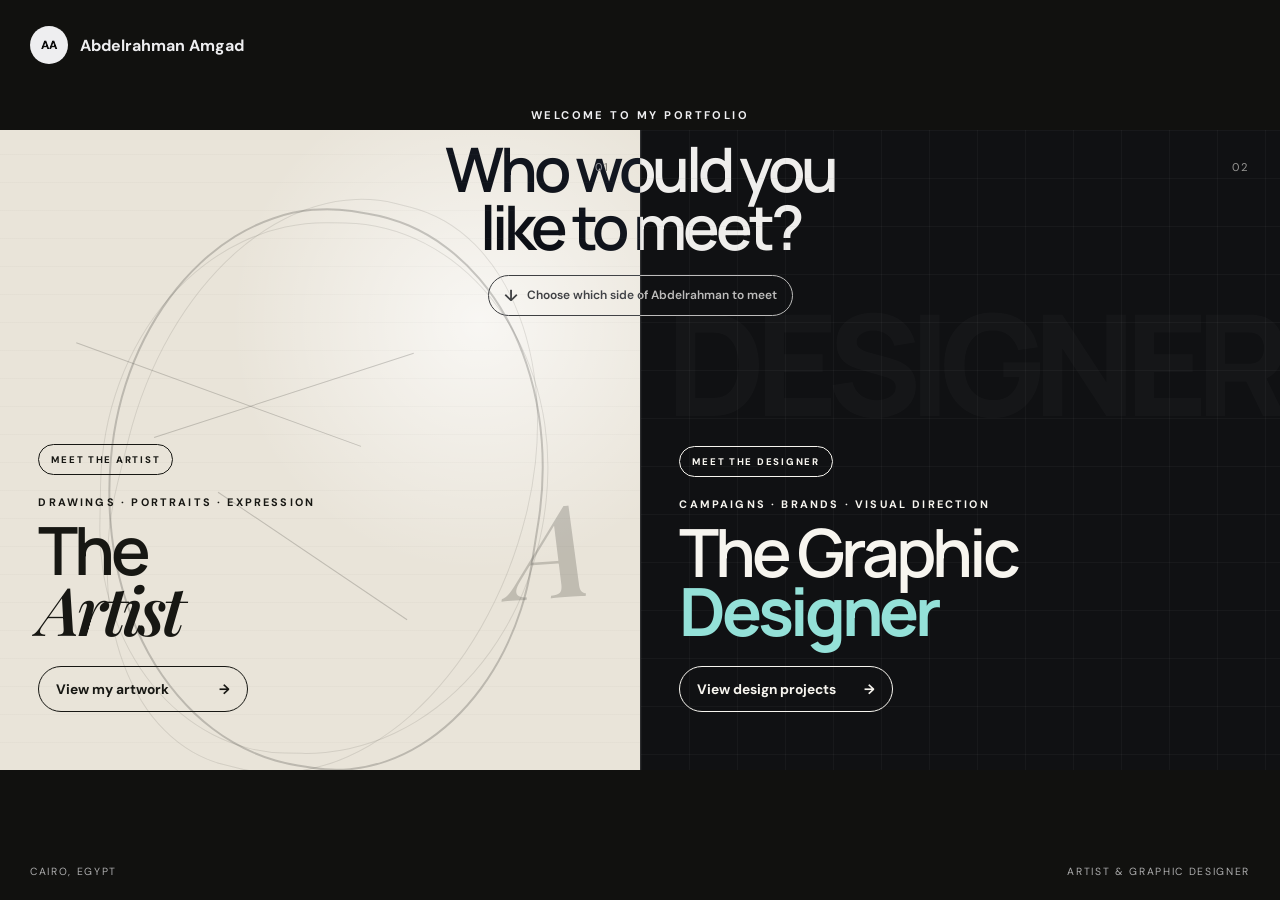
<file: index.html>
<!DOCTYPE html>
<html lang="en">
<head>
  <meta charset="utf-8" />
  <meta name="viewport" content="width=device-width, initial-scale=1" />
  <meta name="description" content="Meet Abdelrahman Amgad — artist and graphic designer. Choose a creative world to explore." />
  <title>Abdelrahman Amgad — Two Creative Worlds</title>
  <link rel="preconnect" href="https://fonts.googleapis.com" />
  <link rel="preconnect" href="https://fonts.gstatic.com" crossorigin />
  <link href="https://fonts.googleapis.com/css2?family=DM+Sans:wght@400;500;600;700&amp;family=Manrope:wght@400;500;600;700;800&amp;family=Playfair+Display:ital,wght@0,600;1,600&amp;display=swap" rel="stylesheet" />
  <link rel="stylesheet" href="entrance.css" />
</head>
<body>
  <main class="world-gate">
    <div class="gate-intro" aria-hidden="true">
      <span class="gate-mark">AA</span>
      <p>Abdelrahman Amgad</p>
    </div>

    <div class="gate-question">
      <p class="gate-kicker">WELCOME TO MY PORTFOLIO</p>
      <h1>Who would you<br />like to meet?</h1>
      <span>Choose which side of Abdelrahman to meet</span>
    </div>

    <a class="world world-artist" href="artist.html" aria-label="Enter Abdelrahman Amgad's artist portfolio">
      <div class="artist-sketch" aria-hidden="true">
        <span class="sketch-circle"></span>
        <span class="sketch-line line-one"></span>
        <span class="sketch-line line-two"></span>
        <span class="sketch-line line-three"></span>
        <span class="sketch-signature">A</span>
      </div>
      <div class="world-number">01</div>
      <div class="world-copy">
        <span class="choice-label">MEET THE ARTIST</span>
        <p>DRAWINGS · PORTRAITS · EXPRESSION</p>
        <h2>The<br /><em>Artist</em></h2>
        <span class="world-cta">View my artwork <b>→</b></span>
      </div>
    </a>

    <a class="world world-designer" href="designer.html" aria-label="Enter Abdelrahman Amgad's graphic design portfolio">
      <div class="designer-visual" aria-hidden="true">
        <span>DESIGNER</span>
      </div>
      <div class="world-number">02</div>
      <div class="world-copy">
        <span class="choice-label">MEET THE DESIGNER</span>
        <p>CAMPAIGNS · BRANDS · VISUAL DIRECTION</p>
        <h2>The Graphic<br /><strong>Designer</strong></h2>
        <span class="world-cta">View design projects <b>→</b></span>
      </div>
    </a>

    <footer class="gate-footer">
      <span>Cairo, Egypt</span>
      <span>Artist &amp; Graphic Designer</span>
    </footer>
  </main>
  <script src="entrance.js"></script>
</body>
</html>
</file>
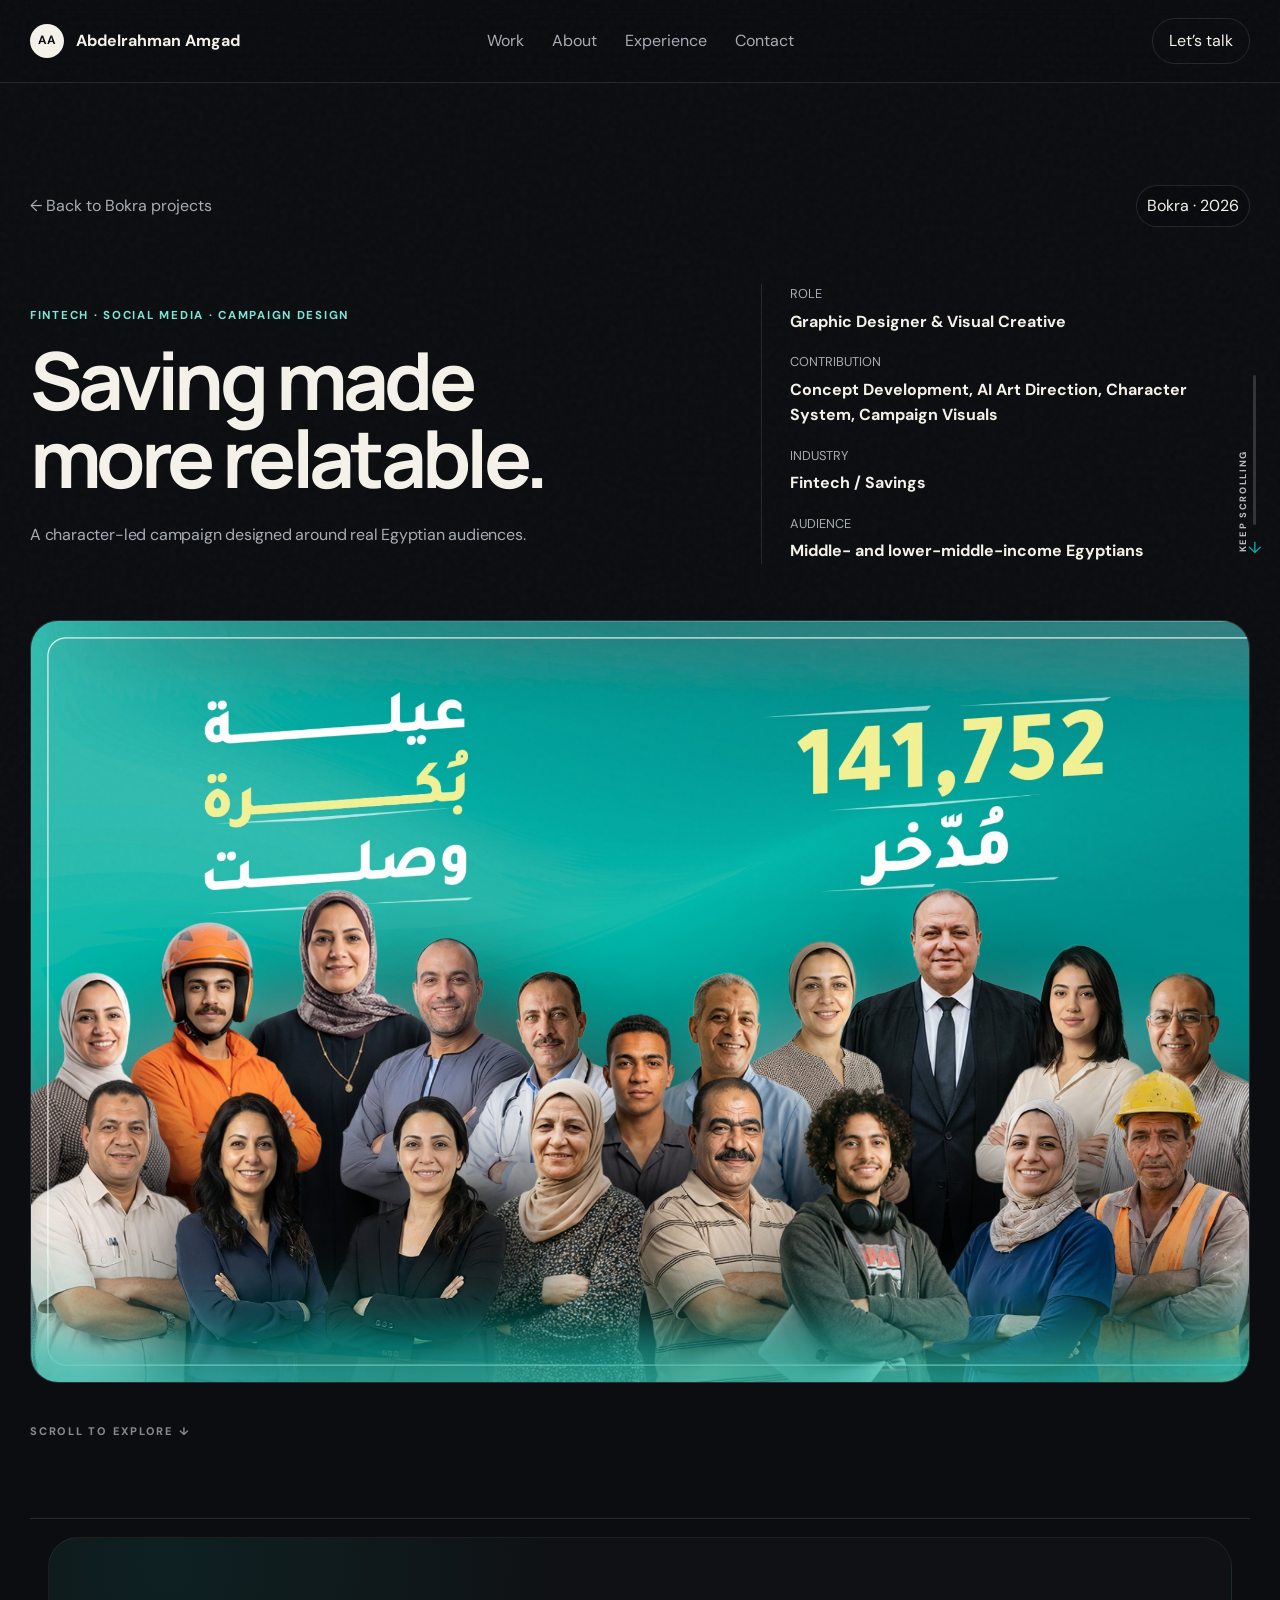
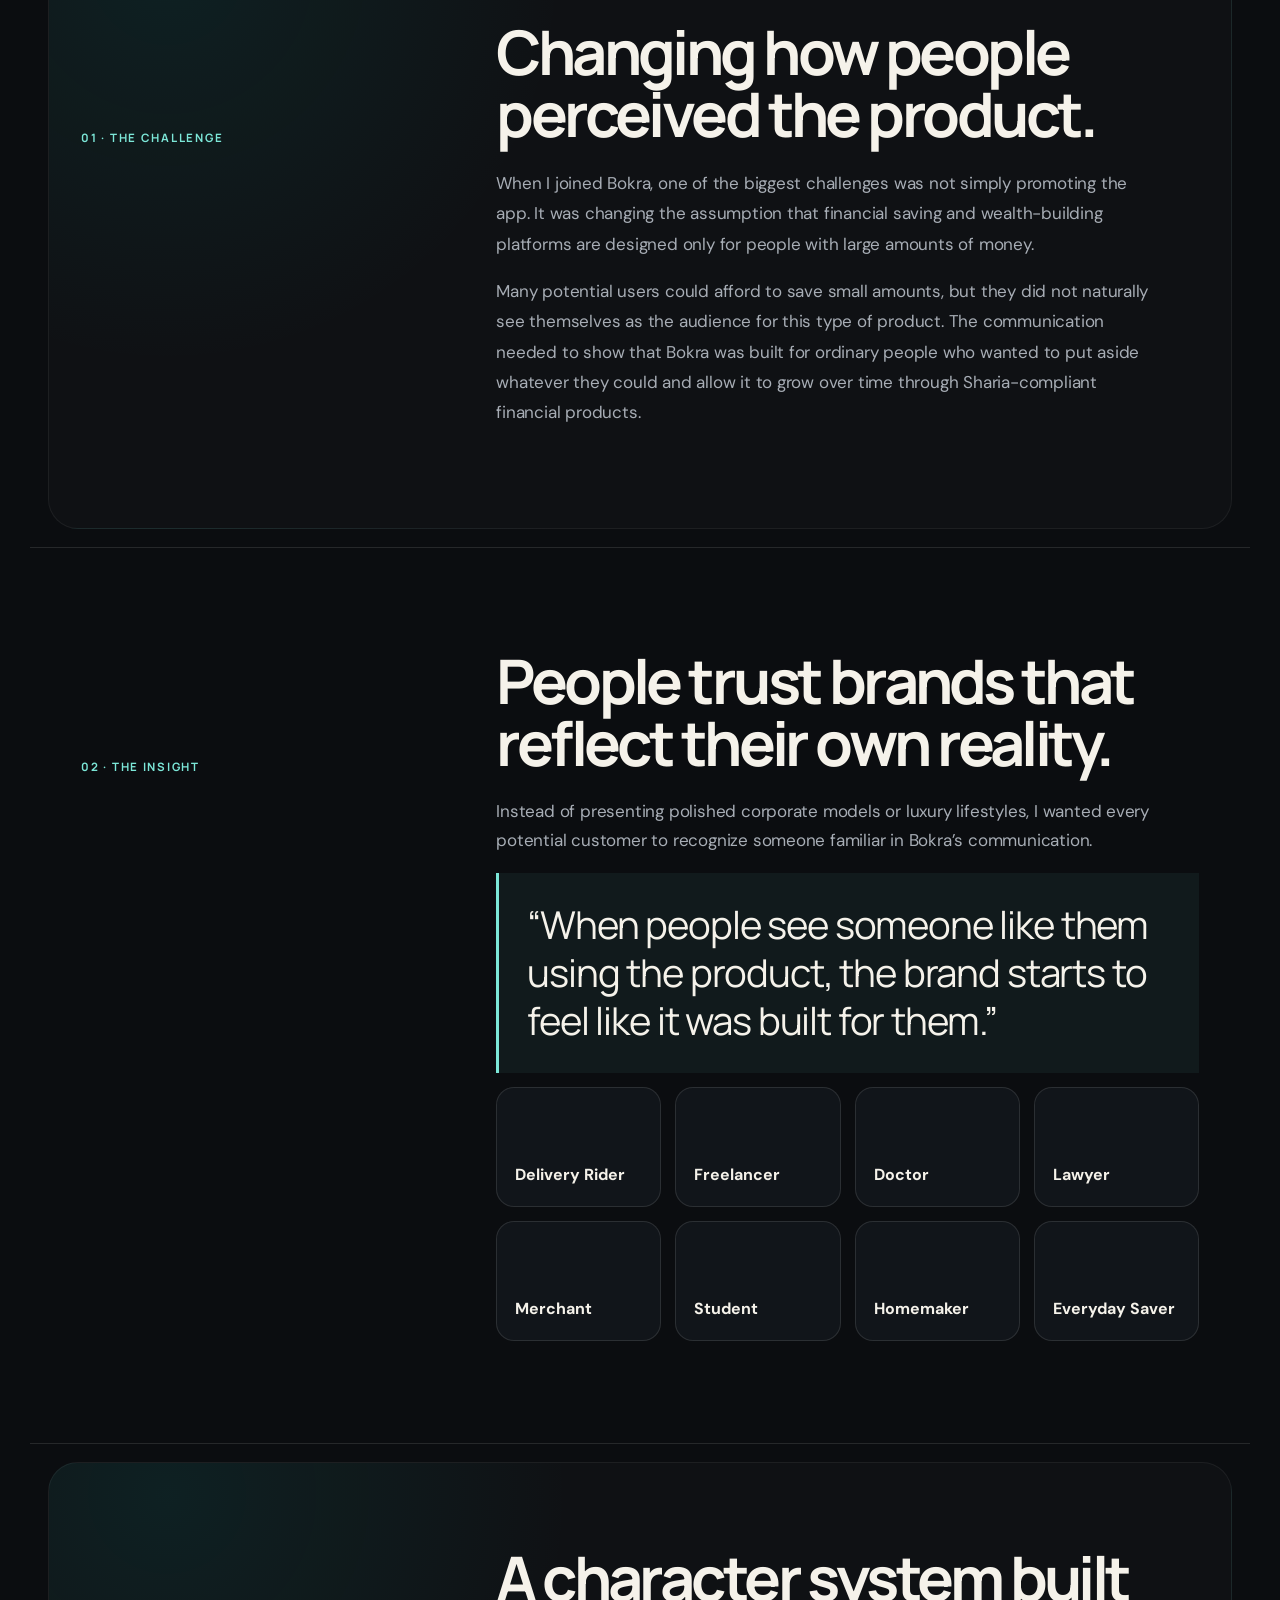
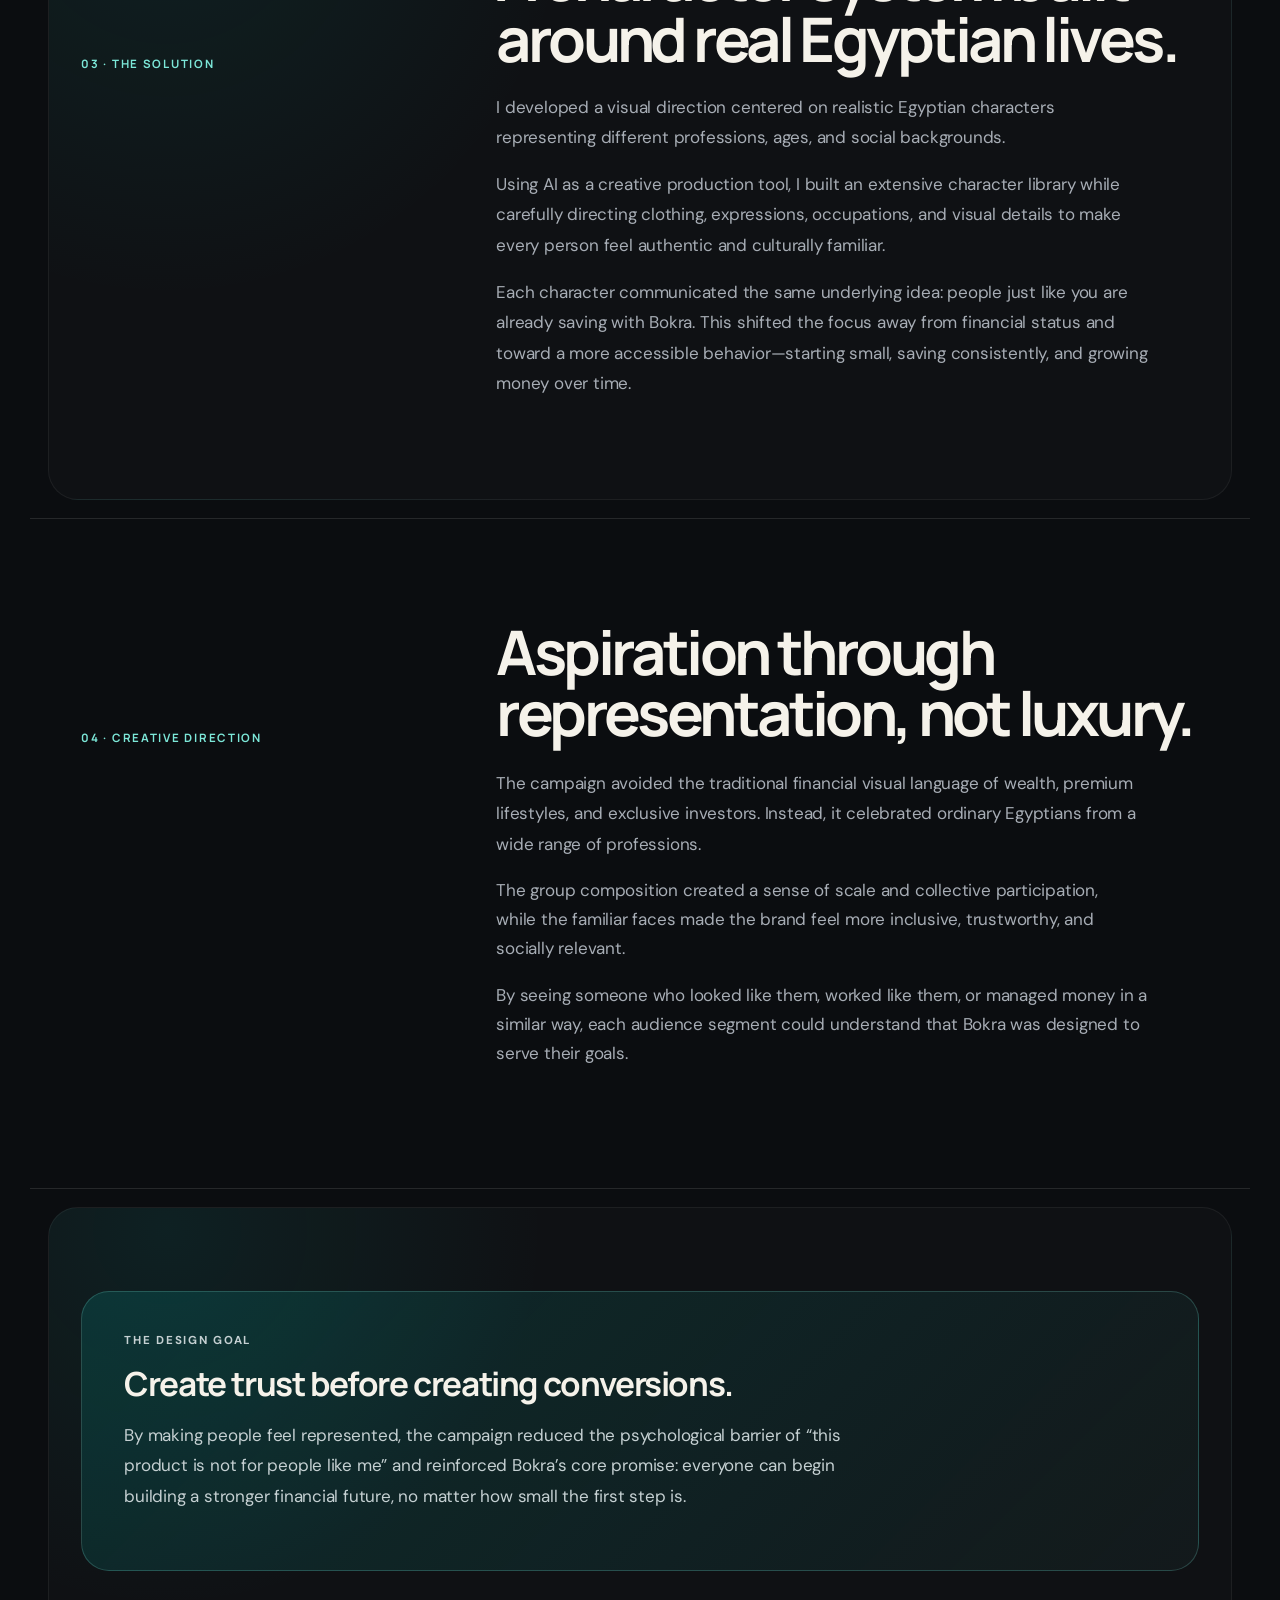
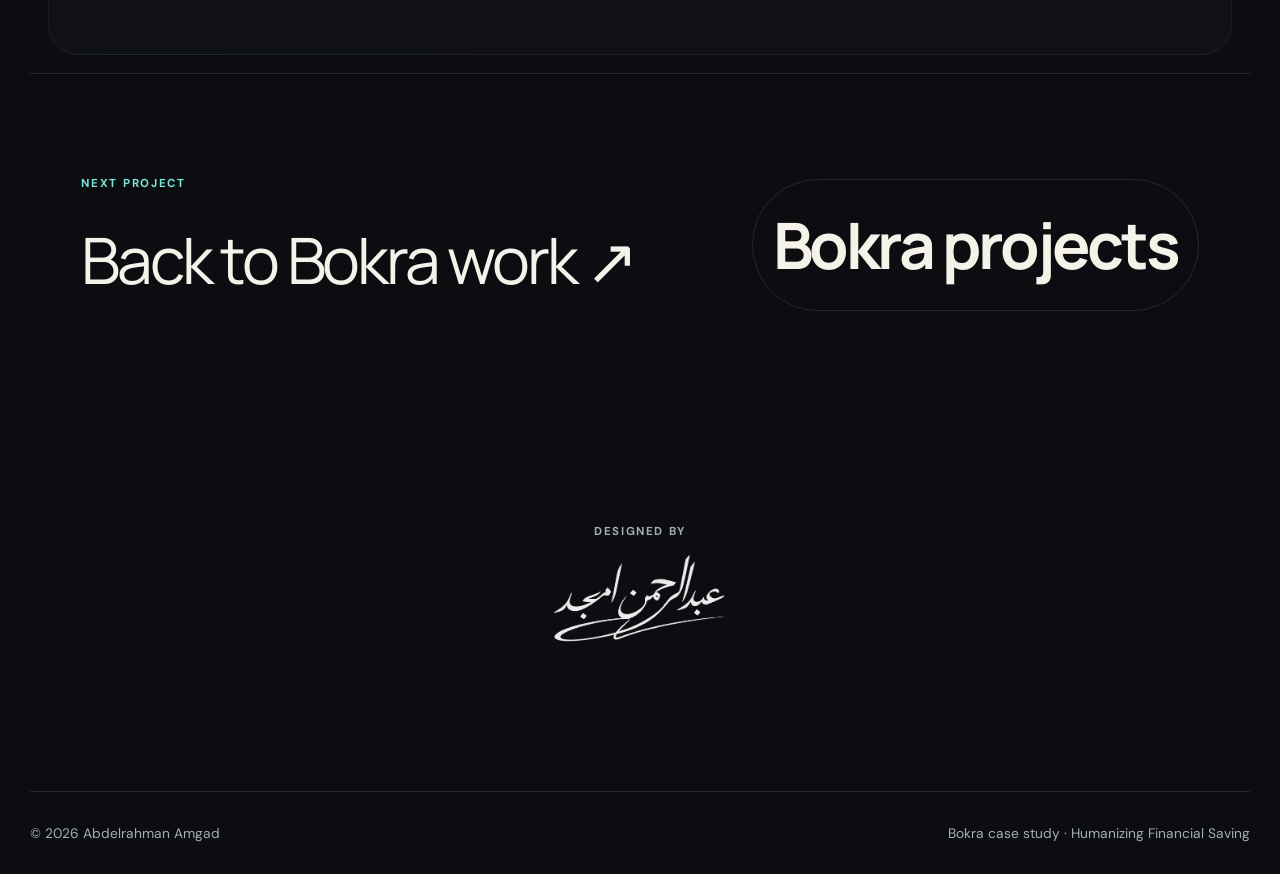
<file: bokra-case-study.html>
<!DOCTYPE html>

<html lang="en">
<head>
<meta charset="utf-8"/>
<meta content="width=device-width, initial-scale=1.0" name="viewport"/>
<meta content="Bokra case study by Abdelrahman Amgad — humanizing financial saving through representation." name="description"/>
<title>Bokra Case Study — Humanizing Financial Saving</title>
<link href="https://fonts.googleapis.com" rel="preconnect"/>
<link crossorigin="" href="https://fonts.gstatic.com" rel="preconnect"/>
<link href="https://fonts.googleapis.com/css2?family=DM+Sans:wght@400;500;600;700&amp;family=Manrope:wght@400;500;600;700;800&amp;display=swap" rel="stylesheet"/>
<link href="styles.css" rel="stylesheet"/>
</head>
<body class="project-page"><div aria-hidden="true" class="reading-progress"><span></span></div>
<div class="noise"></div>
<header class="site-header">
<a aria-label="Back to homepage" class="brand" href="designer.html">
<span class="brand-mark">AA</span>
<span>Abdelrahman Amgad</span>
</a>
<nav aria-label="Primary navigation" class="desktop-nav">
<a href="designer.html#work">Work</a>
<a href="designer.html#about">About</a>
<a href="designer.html#experience">Experience</a>
<a href="designer.html#contact">Contact</a>
</nav>
<a class="header-cta" href="https://wa.me/201060569134" rel="noreferrer" target="_blank">Let’s talk</a>
</header>
<main>
<section class="section-shell case-header rhythm-section rhythm-base">
<div class="case-nav reveal">
<a class="case-back" href="bokra.html">← Back to Bokra projects</a>
<span class="project-status">Bokra · 2026</span>
</div>
<div class="case-hero">
<div class="reveal">
<p class="eyebrow">FINTECH · SOCIAL MEDIA · CAMPAIGN DESIGN</p>
<h1 class="text-balance">Saving made more relatable.</h1>
<p class="case-intro copy-medium">A character-led campaign designed around real Egyptian audiences.</p>
</div>
<div class="case-meta reveal">
<div class="case-meta-item">
<span>ROLE</span>
<strong>Graphic Designer &amp; Visual Creative</strong>
</div>
<div class="case-meta-item">
<span>CONTRIBUTION</span>
<strong>Concept Development, AI Art Direction, Character System, Campaign Visuals</strong>
</div>
<div class="case-meta-item">
<span>INDUSTRY</span>
<strong>Fintech / Savings</strong>
</div>
<div class="case-meta-item">
<span>AUDIENCE</span>
<strong>Middle- and lower-middle-income Egyptians</strong>
</div>
</div>
</div>
<div class="case-visual reveal">
<img alt="Bokra campaign featuring a diverse group of Egyptian characters representing different professions and lifestyles" src="assets/bokra-humanizing-finance.jpg"/>
</div>
<a class="scroll-cue" href="#project-content">SCROLL TO EXPLORE ↓</a></section>
<section class="section-shell case-section rhythm-section rhythm-alt" id="project-content">
<div class="section-inner"><div class="case-section-grid aligned-block">
<div class="case-number reveal">01 · THE CHALLENGE</div>
<div class="case-copy reveal">
<h2 class="text-balance">Changing how people perceived the product.</h2>
<p class="copy-long">
            When I joined Bokra, one of the biggest challenges was not simply promoting the app. It was
            changing the assumption that financial saving and wealth-building platforms are designed
            only for people with large amounts of money.
          </p>
<p class="copy-long">
            Many potential users could afford to save small amounts, but they did not naturally see
            themselves as the audience for this type of product. The communication needed to show that
            Bokra was built for ordinary people who wanted to put aside whatever they could and allow
            it to grow over time through Sharia-compliant financial products.
          </p>
</div>
</div></div></section>
<section class="section-shell case-section rhythm-section rhythm-base">
<div class="section-inner"><div class="case-section-grid aligned-block">
<div class="case-number reveal">02 · THE INSIGHT</div>
<div class="case-copy reveal">
<h2 class="text-balance">People trust brands that reflect their own reality.</h2>
<p class="copy-medium">
            Instead of presenting polished corporate models or luxury lifestyles, I wanted every
            potential customer to recognize someone familiar in Bokra’s communication.
          </p>
<div class="insight-quote">
            “When people see someone like them using the product, the brand starts to feel like it was built for them.”
          </div>
<div class="audience-grid">
<div class="audience-card">Delivery Rider</div>
<div class="audience-card">Freelancer</div>
<div class="audience-card">Doctor</div>
<div class="audience-card">Lawyer</div>
<div class="audience-card">Merchant</div>
<div class="audience-card">Student</div>
<div class="audience-card">Homemaker</div>
<div class="audience-card">Everyday Saver</div>
</div>
</div>
</div></div></section>
<section class="section-shell case-section rhythm-section rhythm-alt">
<div class="section-inner"><div class="case-section-grid aligned-block">
<div class="case-number reveal">03 · THE SOLUTION</div>
<div class="case-copy reveal">
<h2 class="text-balance">A character system built around real Egyptian lives.</h2>
<p class="copy-medium">
            I developed a visual direction centered on realistic Egyptian characters representing
            different professions, ages, and social backgrounds.
          </p>
<p class="copy-long">
            Using AI as a creative production tool, I built an extensive character library while
            carefully directing clothing, expressions, occupations, and visual details to make every
            person feel authentic and culturally familiar.
          </p>
<p class="copy-long">
            Each character communicated the same underlying idea: people just like you are already
            saving with Bokra. This shifted the focus away from financial status and toward a more
            accessible behavior—starting small, saving consistently, and growing money over time.
          </p>
</div>
</div></div></section>
<section class="section-shell case-section rhythm-section rhythm-base">
<div class="section-inner"><div class="case-section-grid aligned-block">
<div class="case-number reveal">04 · CREATIVE DIRECTION</div>
<div class="case-copy reveal">
<h2 class="text-balance">Aspiration through representation, not luxury.</h2>
<p class="copy-long">
            The campaign avoided the traditional financial visual language of wealth, premium
            lifestyles, and exclusive investors. Instead, it celebrated ordinary Egyptians from a
            wide range of professions.
          </p>
<p class="copy-medium">
            The group composition created a sense of scale and collective participation, while the
            familiar faces made the brand feel more inclusive, trustworthy, and socially relevant.
          </p>
<p class="copy-medium">
            By seeing someone who looked like them, worked like them, or managed money in a similar
            way, each audience segment could understand that Bokra was designed to serve their goals.
          </p>
</div>
</div></div></section>
<section class="section-shell case-section rhythm-section rhythm-alt">
<div class="section-inner"><div class="case-highlight reveal">
<p class="eyebrow">THE DESIGN GOAL</p>
<h3 class="text-balance">Create trust before creating conversions.</h3>
<p class="copy-long">
          By making people feel represented, the campaign reduced the psychological barrier of
          “this product is not for people like me” and reinforced Bokra’s core promise: everyone can
          begin building a stronger financial future, no matter how small the first step is.
        </p>
</div></div></section>
<section class="section-shell case-section rhythm-section rhythm-base">
<div class="section-inner"><div class="case-next reveal">
<div>
<p class="eyebrow">NEXT PROJECT</p>
<a href="bokra.html">Back to Bokra work ↗</a>
</div>
<a class="button button-secondary" href="bokra.html">Bokra projects</a>
</div></div></section>
</main>
<section aria-label="Project signature" class="section-shell project-signature reveal">
<span>Designed by</span>
<img alt="Abdelrahman Amgad signature" src="assets/abdelrahman-signature-mark.png"/>
</section>
<footer class="site-footer section-shell">
<span>© <span id="year"></span> Abdelrahman Amgad</span>
<span>Bokra case study · Humanizing Financial Saving</span>
</footer>
<script>
    const observer = new IntersectionObserver(
      entries => entries.forEach(entry => {
        if (entry.isIntersecting) {
          entry.target.classList.add("visible");
          observer.unobserve(entry.target);
        }
      }),
      { threshold: 0.12 }
    );
    document.querySelectorAll(".reveal").forEach(el => observer.observe(el));
    document.getElementById("year").textContent = new Date().getFullYear();

    const lightbox = document.getElementById("portfolioLightbox");
    const lightboxImage = document.getElementById("lightboxImage");
    const closeLightbox = () => {
      lightbox.classList.remove("active");
      lightbox.setAttribute("aria-hidden", "true");
      document.body.classList.remove("modal-open");
      lightboxImage.src = "";
    };

    document.querySelectorAll("[data-lightbox]").forEach(item => {
      item.addEventListener("click", () => {
        lightboxImage.src = item.dataset.lightbox;
        lightbox.classList.add("active");
        lightbox.setAttribute("aria-hidden", "false");
        document.body.classList.add("modal-open");
      });
    });

    document.querySelector(".lightbox-close").addEventListener("click", closeLightbox);
    document.querySelector(".lightbox-backdrop").addEventListener("click", closeLightbox);
    document.addEventListener("keydown", event => {
      if (event.key === "Escape") closeLightbox();
    });
  
    const progressBar = document.querySelector(".reading-progress span");
    const updateReadingProgress = () => {
      if (!progressBar) return;
      const maxScroll = document.documentElement.scrollHeight - window.innerHeight;
      const progress = maxScroll > 0 ? (window.scrollY / maxScroll) * 100 : 0;
      progressBar.style.width = `${Math.min(100, Math.max(0, progress))}%`;
    };
    window.addEventListener("scroll", updateReadingProgress, { passive: true });
    window.addEventListener("resize", updateReadingProgress);
    updateReadingProgress();

</script>
</body>
</html>
</file>
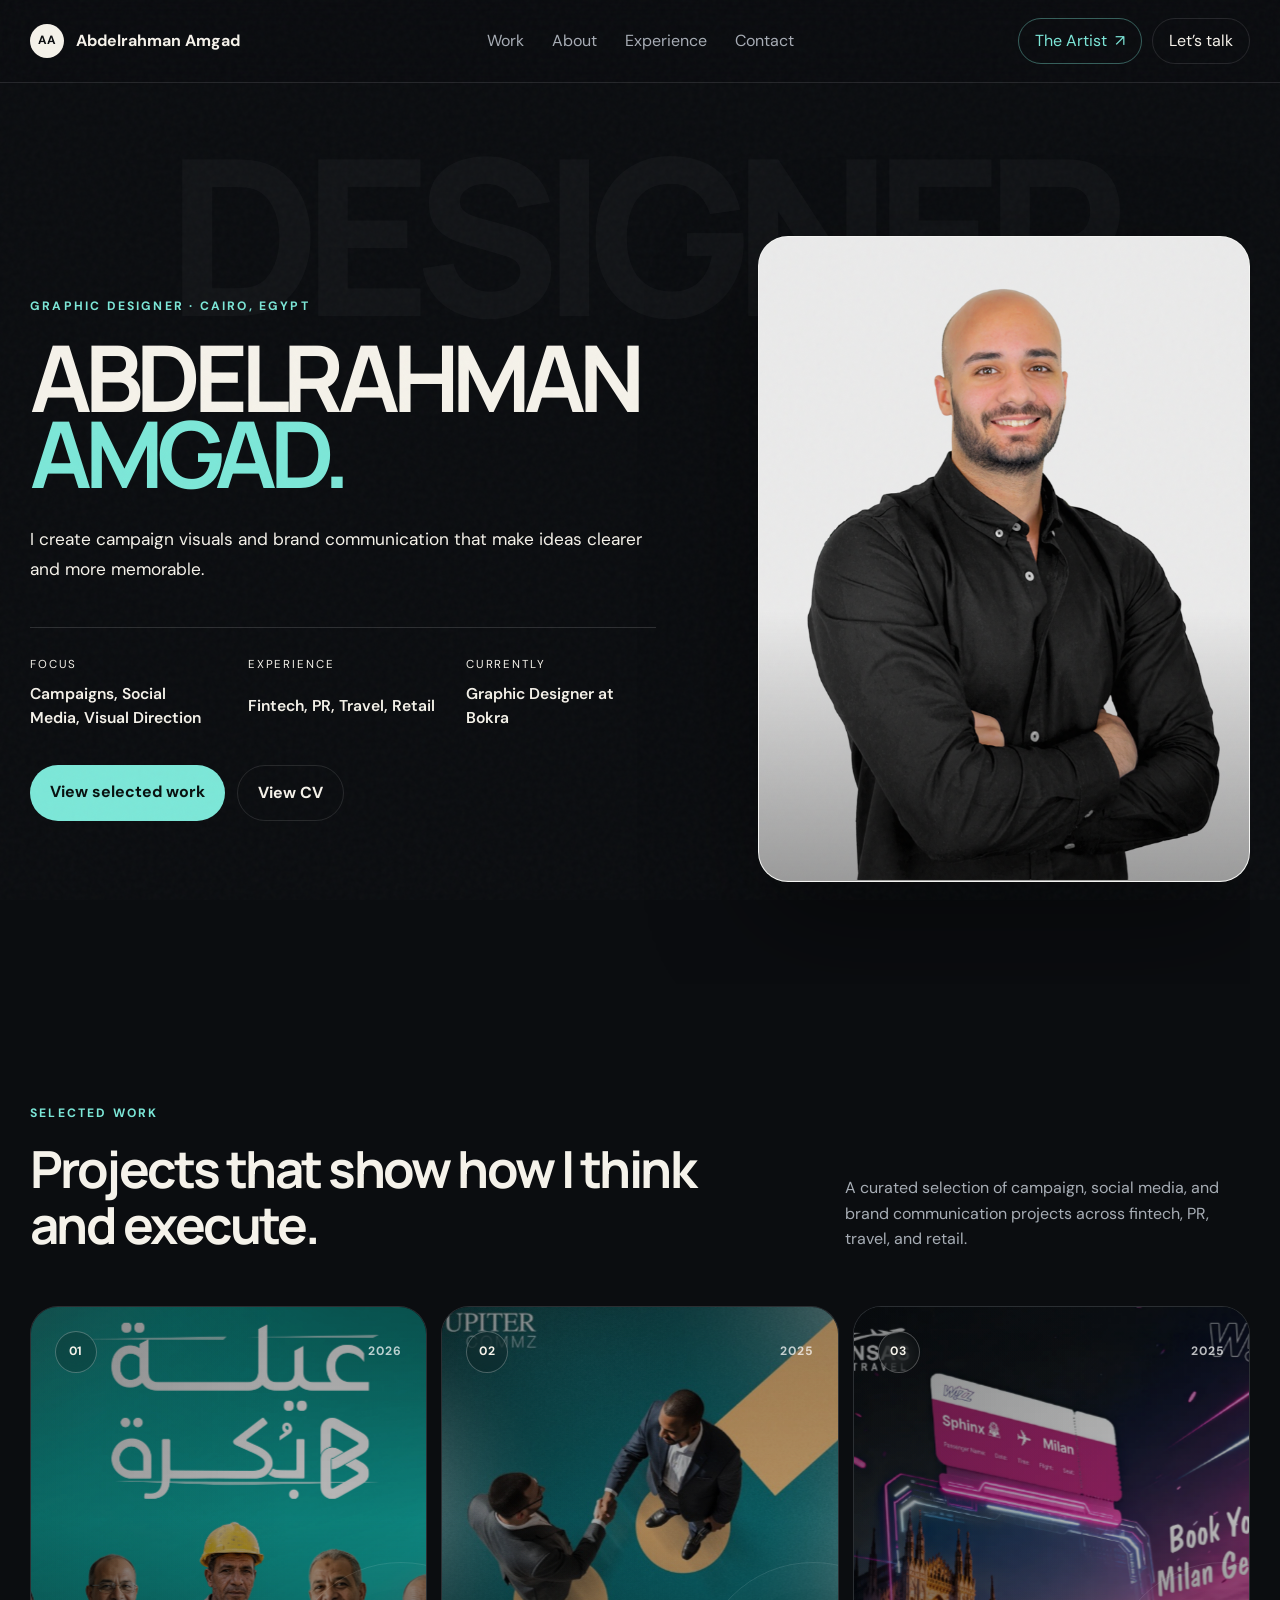
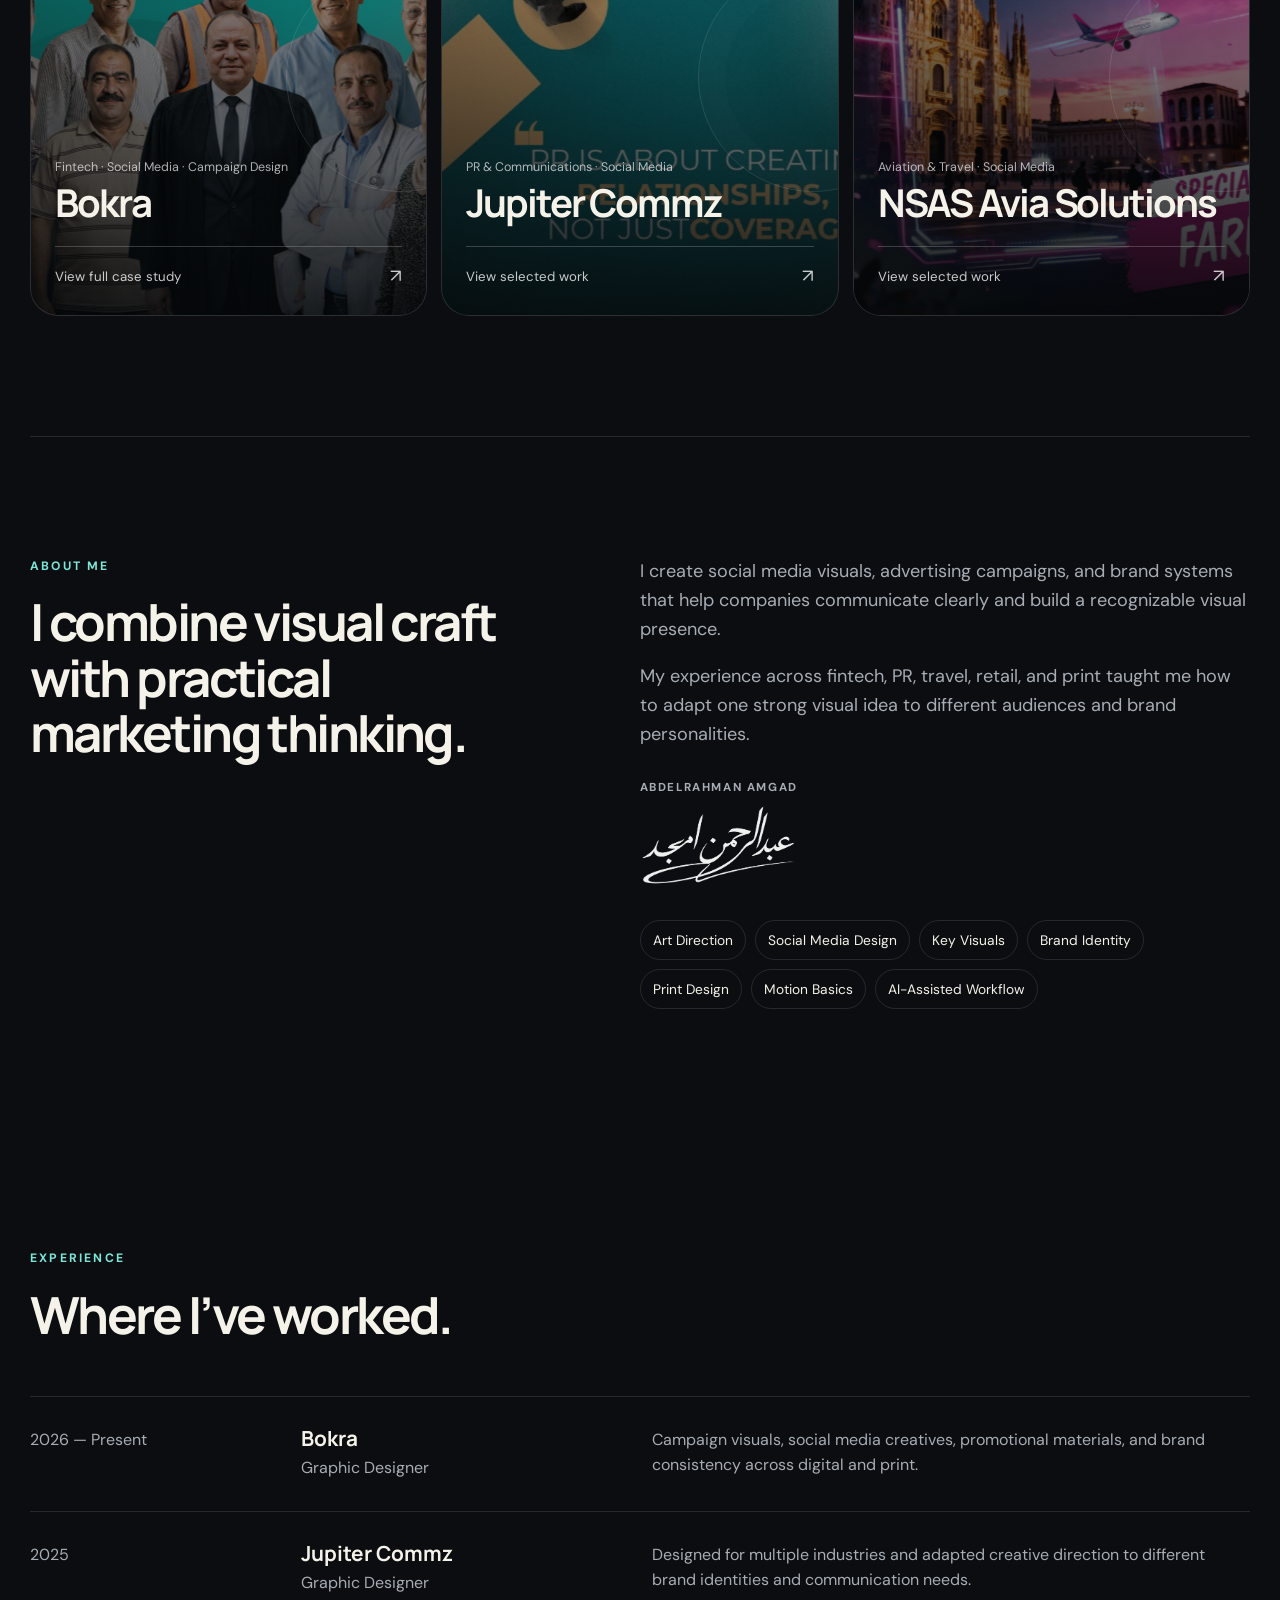
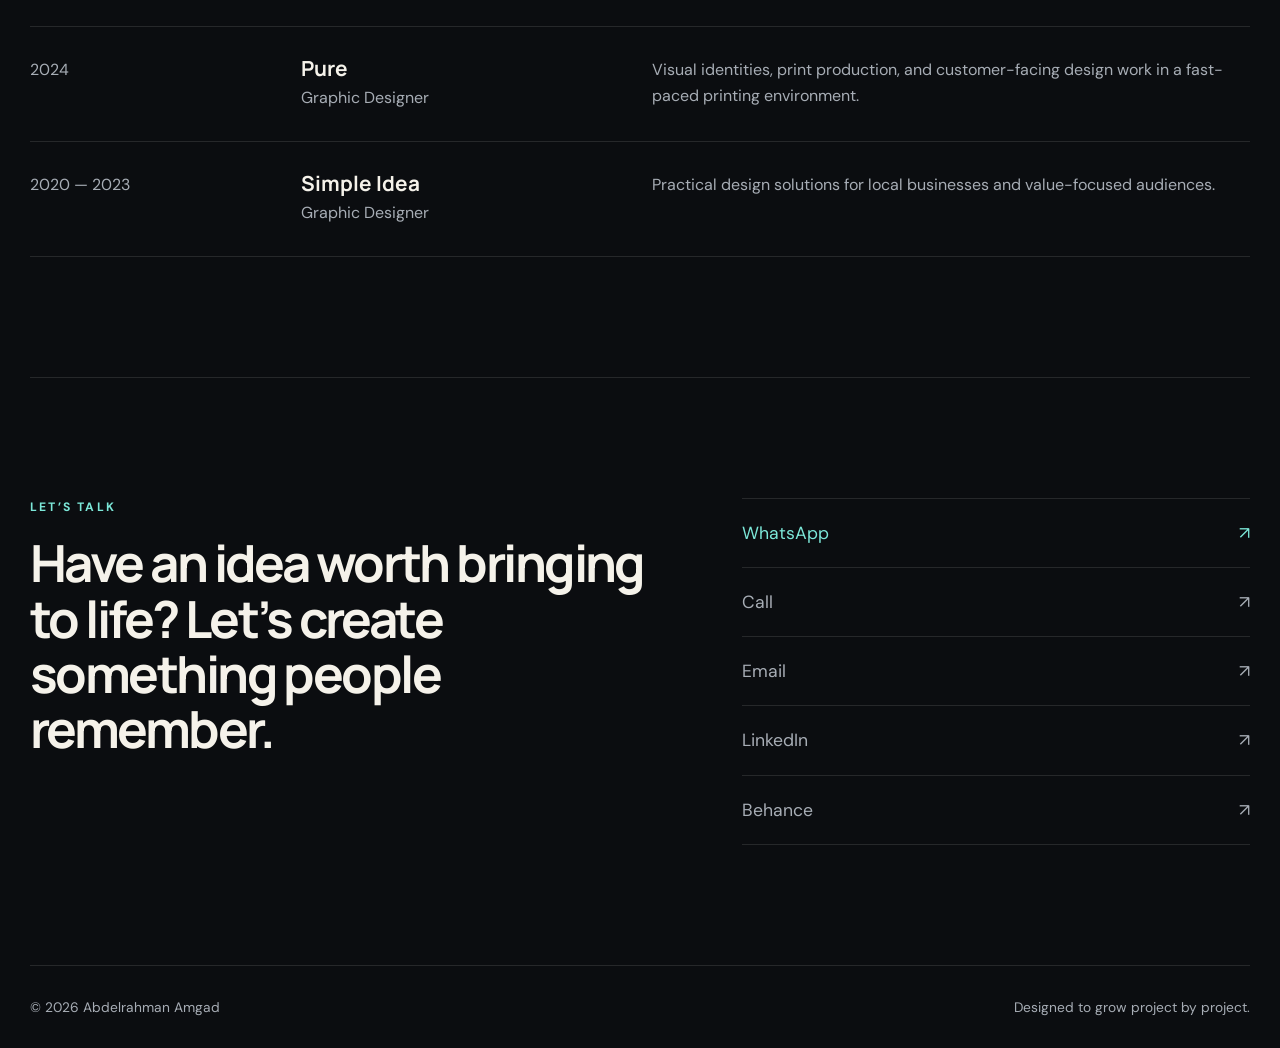
<file: designer.html>
<!DOCTYPE html>

<html lang="en">
<head>
<meta charset="utf-8"/>
<meta content="width=device-width, initial-scale=1.0" name="viewport"/>
<meta content="Abdelrahman Amgad — Graphic Designer focused on visual identities, advertising campaigns, and social media design." name="description"/>
<title>Abdelrahman Amgad — Graphic Designer</title>
<link href="https://fonts.googleapis.com" rel="preconnect"/>
<link crossorigin="" href="https://fonts.gstatic.com" rel="preconnect"/>
<link href="https://fonts.googleapis.com/css2?family=DM+Sans:wght@400;500;600;700&amp;family=Manrope:wght@400;500;600;700;800&amp;display=swap" rel="stylesheet"/>
<link href="styles.css?v=27" rel="stylesheet"/>
</head>
<body>
<div class="noise"></div>
<header class="site-header">
<a aria-label="Back to top" class="brand" href="#home">
<span class="brand-mark">AA</span>
<span>Abdelrahman Amgad</span>
</a>
<nav aria-label="Primary navigation" class="desktop-nav">
<a href="#work">Work</a>
<a href="#about">About</a>
<a href="#experience">Experience</a>
<a href="#contact">Contact</a>
</nav>
<div class="header-actions">
<a class="world-switch" href="artist.html">The Artist <span>↗</span></a>
<a class="header-cta" href="https://wa.me/201060569134" rel="noreferrer" target="_blank">Let’s talk</a>
</div>
</header>
<main>
<section class="hero editorial-hero section-shell" id="home">
<div aria-hidden="true" class="editorial-word">DESIGNER</div>
<div class="editorial-portrait reveal">
<div class="editorial-portrait-frame">
<img alt="Portrait of Abdelrahman Amgad" src="assets/abdelrahman-editorial-portrait-optimized.png" width="826" height="1000" fetchpriority="high" decoding="async"/>
</div>

</div>
<div class="editorial-copy reveal">
<p class="eyebrow">GRAPHIC DESIGNER · CAIRO, EGYPT</p>
<h1>Abdelrahman<br/><span>Amgad.</span></h1>
<p class="editorial-intro">I create campaign visuals and brand communication that make ideas clearer and more memorable.</p>
<div class="editorial-details">
<div>
<span>Focus</span>
<strong>Campaigns, Social Media, Visual Direction</strong>
</div>
<div>
<span>Experience</span>
<strong>Fintech, PR, Travel, Retail</strong>
</div>
<div>
<span>Currently</span>
<strong>Graphic Designer at Bokra</strong>
</div>
</div>
<div class="hero-actions editorial-actions">
<a class="button button-primary" href="#work">View selected work</a>
<a class="button button-secondary" href="assets/Abdelrahman-Amgad-CV.pdf" target="_blank">View CV</a>
</div>
</div>
</section>
<section class="section-shell section-block" id="work">
<div class="section-heading reveal">
<div>
<p class="eyebrow">SELECTED WORK</p>
<h2>Projects that show how I think and execute.</h2>
</div>
<p>
          A curated selection of campaign, social media, and brand communication projects across fintech, PR, travel, and retail.
        </p>
</div>
<div class="featured-clients" id="featuredClients"></div>
</section>
<section class="section-shell section-block about-grid" id="about">
<div class="about-statement reveal">
<p class="eyebrow">ABOUT ME</p>
<h2>I combine visual craft with practical marketing thinking.</h2>
</div>
<div class="about-copy reveal">
<p>
          I create social media visuals, advertising campaigns, and brand systems that help companies
          communicate clearly and build a recognizable visual presence.
        </p>
<p>
          My experience across fintech, PR, travel, retail, and print taught me how to adapt one strong
          visual idea to different audiences and brand personalities.
        </p>
<div aria-label="Abdelrahman Amgad signature" class="about-signature">
<span>Abdelrahman Amgad</span>
<img alt="" src="assets/abdelrahman-signature-mark.png"/>
</div>
<div class="skills-list">
<span>Art Direction</span>
<span>Social Media Design</span>
<span>Key Visuals</span>
<span>Brand Identity</span>
<span>Print Design</span>
<span>Motion Basics</span>
<span>AI-Assisted Workflow</span>
</div>
</div>
</section>
<section class="section-shell section-block" id="experience">
<div class="section-heading compact reveal">
<div>
<p class="eyebrow">EXPERIENCE</p>
<h2>Where I’ve worked.</h2>
</div>
</div>
<div class="experience-list">
<article class="experience-row reveal">
<div class="experience-date">2026 — Present</div>
<div>
<h3>Bokra</h3>
<p>Graphic Designer</p>
</div>
<p class="experience-summary">Campaign visuals, social media creatives, promotional materials, and brand consistency across digital and print.</p>
</article>
<article class="experience-row reveal">
<div class="experience-date">2025</div>
<div>
<h3>Jupiter Commz</h3>
<p>Graphic Designer</p>
</div>
<p class="experience-summary">Designed for multiple industries and adapted creative direction to different brand identities and communication needs.</p>
</article>
<article class="experience-row reveal">
<div class="experience-date">2024</div>
<div>
<h3>Pure</h3>
<p>Graphic Designer</p>
</div>
<p class="experience-summary">Visual identities, print production, and customer-facing design work in a fast-paced printing environment.</p>
</article>
<article class="experience-row reveal">
<div class="experience-date">2020 — 2023</div>
<div>
<h3>Simple Idea</h3>
<p>Graphic Designer</p>
</div>
<p class="experience-summary">Practical design solutions for local businesses and value-focused audiences.</p>
</article>
</div>
</section>
<section class="section-shell section-block contact-section reveal" id="contact">
<div>
<p class="eyebrow">LET’S TALK</p>
<h2>Have an idea worth bringing to life? Let’s create something people remember.</h2>
</div>
<div class="contact-actions">
<a class="contact-link primary-contact" href="https://wa.me/201060569134" rel="noreferrer" target="_blank">
          WhatsApp
          <span>↗</span>
</a>
<a class="contact-link" href="tel:+201060569134">
          Call
          <span>↗</span>
</a>
<a class="contact-link" href="mailto:abdelrahmanamgadabobaker@gmail.com">
          Email
          <span>↗</span>
</a>
<a class="contact-link" href="https://www.linkedin.com/in/abdelrahman-amgad-473862315/" rel="noreferrer" target="_blank">
          LinkedIn
          <span>↗</span>
</a>
<a class="contact-link" href="https://www.behance.net/Abdelrahmvn1" rel="noreferrer" target="_blank">
          Behance
          <span>↗</span>
</a>
</div>
</section>
</main>
<footer class="site-footer section-shell">
<span>© <span id="year"></span> Abdelrahman Amgad</span>
<span>Designed to grow project by project.</span>
</footer>
<div aria-hidden="true" class="modal" id="projectModal">
<button aria-label="Close project details" class="modal-backdrop"></button>
<div aria-labelledby="modalTitle" aria-modal="true" class="modal-panel" role="dialog">
<button aria-label="Close" class="modal-close">×</button>
<p class="eyebrow" id="modalKicker"></p>
<h2 id="modalTitle"></h2>
<p class="modal-description" id="modalDescription"></p>
<div class="skills-list" id="modalTags"></div>
<div class="coming-note">Full case study will be added here as we build the portfolio.</div>
</div>
</div>
<script src="script.js"></script>
</body>
</html>
</file>
<file: entrance.css>
:root {
  --ink: #11110f;
  --paper: #e9e4d9;
  --mint: #94e1d8;
  --white: #f7f5ef;
}

* { box-sizing: border-box; }
html { background: var(--ink); }
body { margin: 0; font-family: "DM Sans", sans-serif; color: var(--white); }
a { color: inherit; text-decoration: none; }

.world-gate {
  min-height: 100svh;
  display: grid;
  grid-template-columns: repeat(2, minmax(0, 1fr));
  align-content: center;
  position: relative;
  overflow: hidden;
  background: var(--ink);
}

.world {
  min-height: 0;
  width: 100%;
  aspect-ratio: 1;
  position: relative;
  overflow: hidden;
  isolation: isolate;
  transition: flex .7s cubic-bezier(.2,.8,.2,1), filter .5s ease;
  cursor: pointer;
}

.world-gate:has(.world:hover) .world:not(:hover) { filter: brightness(.58); }
.world::after {
  content: "";
  position: absolute;
  inset: 0;
  z-index: -1;
  transition: transform .8s cubic-bezier(.2,.8,.2,1);
}
.world:hover::after { transform: scale(1.025); }

.world-artist { color: #171713; background: var(--paper); }
.world-artist::after {
  background:
    repeating-linear-gradient(0deg, transparent 0 27px, rgba(20,20,18,.045) 28px),
    radial-gradient(circle at 75% 30%, rgba(255,255,255,.7), transparent 38%),
    var(--paper);
}
.world-designer { background: #101113; border-left: 1px solid rgba(255,255,255,.12); }
.world-designer::after {
  background-image: linear-gradient(rgba(255,255,255,.035) 1px, transparent 1px), linear-gradient(90deg, rgba(255,255,255,.035) 1px, transparent 1px);
  background-size: 48px 48px;
}

.gate-intro {
  position: absolute;
  z-index: 5;
  top: 26px;
  left: 30px;
  display: flex;
  align-items: center;
  gap: 12px;
  mix-blend-mode: difference;
  color: white;
}
.gate-intro p { margin: 0; font-weight: 700; }
.gate-mark {
  width: 38px; height: 38px; border-radius: 50%;
  display: grid; place-items: center;
  background: white; color: black; font-size: .74rem; font-weight: 800;
}

.gate-question {
  position: absolute;
  z-index: 6;
  left: 50%; top: 12%;
  transform: translateX(-50%);
  width: min(620px, 90vw);
  text-align: center;
  pointer-events: none;
  color: white;
  mix-blend-mode: difference;
}
.gate-kicker { margin: 0 0 18px; font-size: .7rem; letter-spacing: .22em; font-weight: 700; }
.gate-question h1 { margin: 0; font: 600 clamp(2.4rem, 4.8vw, 5.3rem)/.95 "Manrope", sans-serif; letter-spacing: -.065em; }
.gate-question > span { display: inline-flex; align-items: center; gap: 9px; margin-top: 18px; padding: 9px 15px; border: 1px solid currentColor; border-radius: 999px; font-size: .75rem; font-weight: 600; opacity: .78; }
.gate-question > span::before { content: "↓"; font-size: 1rem; }

.world-number { position: absolute; z-index: 3; top: 30px; font-size: .7rem; letter-spacing: .2em; opacity: .58; }
.world-artist .world-number { right: 30px; }
.world-designer .world-number { right: 30px; }
.world-copy { position: absolute; z-index: 3; left: 6%; right: 6%; bottom: 9%; }
.choice-label { display: inline-flex; margin-bottom: 20px; padding: 8px 12px; border: 1px solid currentColor; border-radius: 999px; font-size: .6rem; font-weight: 800; letter-spacing: .18em; }
.world-copy p { margin: 0 0 12px; font-size: .68rem; font-weight: 700; letter-spacing: .2em; }
.world-copy h2 { margin: 0 0 26px; font: 600 clamp(2.8rem, 5.2vw, 6.2rem)/.88 "Manrope", sans-serif; letter-spacing: -.06em; }
.world-artist h2 em { font-family: "Playfair Display", serif; font-weight: 600; }
.world-designer h2 strong { color: var(--mint); }
.world-cta { display: inline-flex; align-items: center; justify-content: space-between; gap: 28px; min-width: 210px; padding: 13px 17px; border: 1px solid currentColor; border-radius: 999px; font-size: .86rem; font-weight: 700; transition: background .25s ease,color .25s ease; }
.world-artist:hover .world-cta { background: var(--ink); color: var(--paper); border-color: var(--ink); }
.world-designer:hover .world-cta { background: var(--white); color: var(--ink); border-color: var(--white); }
.world-cta b { transition: transform .3s ease; }
.world:hover .world-cta b { transform: translate(4px,-4px); }

.designer-visual { position: absolute; inset: 17% 3% 0; opacity: .42; }
.designer-visual img { width: 100%; height: 100%; object-fit: contain; object-position: right bottom; filter: grayscale(1) contrast(1.08); }
.designer-visual span { position: absolute; top: 10%; left: 1%; z-index: -1; font: 800 clamp(5rem, 11vw, 12rem)/1 "Manrope"; letter-spacing: -.08em; color: rgba(255,255,255,.06); }

.artist-sketch { position: absolute; inset: 12% 5% 23% 16%; opacity: .65; transform: rotate(-4deg); }
.sketch-circle { position: absolute; width: min(34vw, 440px); aspect-ratio: .78; border: 2px solid rgba(20,20,18,.32); border-radius: 48% 52% 44% 56%; transform: rotate(13deg); }
.sketch-circle::before, .sketch-circle::after { content:""; position:absolute; inset: 2% -2%; border: 1px solid rgba(20,20,18,.16); border-radius: 52% 48% 56% 44%; transform: rotate(-8deg); }
.sketch-circle::after { inset: -3% 3%; transform: rotate(5deg); }
.sketch-line { position: absolute; height: 1px; background: rgba(20,20,18,.3); transform-origin: left; }
.line-one { width: 60%; top: 28%; left: -4%; transform: rotate(24deg); }
.line-two { width: 54%; top: 52%; left: 10%; transform: rotate(-14deg); }
.line-three { width: 45%; top: 66%; left: 22%; transform: rotate(38deg); }
.sketch-signature { position:absolute; right: 5%; bottom: 0; font: italic 600 8rem/1 "Playfair Display"; opacity: .3; }

.gate-footer { position: absolute; z-index: 7; bottom: 22px; left: 30px; right: 30px; display: flex; justify-content: space-between; pointer-events: none; font-size: .65rem; letter-spacing: .16em; text-transform: uppercase; color: white; mix-blend-mode: difference; opacity: .7; }

@media (max-width: 760px) {
  .world-gate { display: flex; flex-direction: column; min-height: 100svh; }
  .world { flex: 0 0 auto; width: 100%; min-height: 0; height: auto; aspect-ratio: 1; }
  .world-designer { border-left: 0; border-top: 1px solid rgba(255,255,255,.12); }
  .gate-intro { top: 16px; left: 16px; }
  .gate-intro p, .gate-footer { display: none; }
  .gate-question { top: 50%; transform: translate(-50%,-50%); width: 92vw; }
  .gate-kicker, .gate-question > span { display: none; }
  .gate-question h1 { font-size: clamp(1.7rem, 8vw, 2.8rem); text-shadow: 0 1px 20px rgba(0,0,0,.18); }
  .world-copy { left: 18px; right: 18px; bottom: 24px; }
  .world-copy p { font-size: .56rem; margin-bottom: 8px; }
  .choice-label { margin-bottom: 12px; padding: 6px 9px; font-size: .5rem; }
  .world-copy h2 { font-size: clamp(2.6rem, 14vw, 4rem); margin-bottom: 14px; }
  .world-cta { min-width: 190px; padding: 11px 14px; font-size: .75rem; }
  .world-number { top: 18px; right: 18px !important; }
  .artist-sketch { inset: 3% 4% 15% 28%; }
  .sketch-circle { width: 43vw; }
  .designer-visual { inset: 0 0 0 25%; }
  .designer-visual span { top: 15%; font-size: 18vw; }
}

@media (prefers-reduced-motion: reduce) {
  *, *::before, *::after { transition-duration: .01ms !important; }
}
</file>
<file: styles.css>
:root {
  --bg: #0b0d10;
  --panel: #11151a;
  --panel-2: #171c22;
  --text: #f5f2ea;
  --muted: #a7adb5;
  --line: rgba(255,255,255,.11);
  --accent: #7ce7d8;
  --accent-2: #a5fff2;
  --max: 1220px;
}

* { box-sizing: border-box; }
html { scroll-behavior: smooth; }
body {
  margin: 0;
  font-family: "DM Sans", sans-serif;
  background: var(--bg);
  color: var(--text);
  line-height: 1.6;
  overflow-x: hidden;
}

body.modal-open { overflow: hidden; }
a { color: inherit; text-decoration: none; }
img { max-width: 100%; display: block; }

.noise {
  position: fixed;
  inset: 0;
  pointer-events: none;
  opacity: .035;
  z-index: 20;
  background-image: url("data:image/svg+xml,%3Csvg viewBox='0 0 180 180' xmlns='http://www.w3.org/2000/svg'%3E%3Cfilter id='n'%3E%3CfeTurbulence type='fractalNoise' baseFrequency='.9' numOctaves='4' stitchTiles='stitch'/%3E%3C/filter%3E%3Crect width='100%25' height='100%25' filter='url(%23n)' opacity='.8'/%3E%3C/svg%3E");
}

.section-shell {
  width: min(calc(100% - 48px), var(--max));
  margin-inline: auto;
}

.site-header {
  position: sticky;
  top: 0;
  z-index: 10;
  display: grid;
  grid-template-columns: 1fr auto 1fr;
  align-items: center;
  gap: 32px;
  padding: 18px max(24px, calc((100vw - var(--max)) / 2));
  background: rgba(11,13,16,.76);
  backdrop-filter: blur(18px);
  border-bottom: 1px solid var(--line);
}

.brand {
  display: inline-flex;
  align-items: center;
  gap: 12px;
  font-weight: 700;
  width: max-content;
}
.brand-mark {
  display: grid;
  place-items: center;
  width: 34px;
  height: 34px;
  border-radius: 50%;
  background: var(--text);
  color: var(--bg);
  font-size: 12px;
}

.desktop-nav { display: flex; gap: 28px; color: var(--muted); }
.desktop-nav a:hover { color: var(--text); }

.header-actions {
  justify-self: end;
  display: flex;
  align-items: center;
  gap: 10px;
}

.world-switch {
  display: inline-flex;
  align-items: center;
  gap: 8px;
  padding: 9px 16px;
  border: 1px solid rgba(124,231,216,.38);
  border-radius: 999px;
  color: var(--accent);
  white-space: nowrap;
  transition: .25s ease;
}
.world-switch:hover {
  background: var(--accent);
  color: #07110f;
  border-color: var(--accent);
}
.world-switch span { overflow-wrap: normal; }

.header-cta {
  justify-self: end;
  border: 1px solid var(--line);
  padding: 9px 16px;
  border-radius: 999px;
  transition: .25s ease;
}
.header-cta:hover { background: var(--text); color: var(--bg); }

.hero {
  min-height: calc(100vh - 72px);
  display: grid;
  grid-template-columns: 1.18fr .82fr;
  align-items: center;
  gap: 72px;
  padding-block: 80px;
}

.eyebrow {
  margin: 0 0 18px;
  color: var(--accent);
  letter-spacing: .18em;
  font-size: .76rem;
  font-weight: 700;
}

h1, h2, h3 {
  font-family: "Manrope", sans-serif;
  margin-top: 0;
  line-height: 1.08;
}
h1 {
  font-size: clamp(3rem, 6.2vw, 6.8rem);
  letter-spacing: -.065em;
  max-width: 900px;
  margin-bottom: 28px;
}
h1 span { color: #bfc4c9; }
h2 {
  font-size: clamp(2.2rem, 4vw, 4.6rem);
  letter-spacing: -.05em;
  margin-bottom: 0;
}
h3 { font-size: 1.3rem; margin-bottom: 6px; }

.hero-description {
  max-width: 680px;
  color: var(--muted);
  font-size: clamp(1rem, 1.45vw, 1.25rem);
}

.hero-actions {
  display: flex;
  flex-wrap: wrap;
  gap: 12px;
  margin-top: 34px;
}

.button {
  padding: 14px 20px;
  border-radius: 999px;
  font-weight: 700;
  transition: .25s ease;
}
.button-primary { background: var(--accent); color: #07100e; }
.button-primary:hover { transform: translateY(-2px); background: var(--accent-2); }
.button-secondary { border: 1px solid var(--line); }
.button-secondary:hover { background: var(--panel-2); }

.hero-meta {
  display: flex;
  gap: 42px;
  margin-top: 54px;
  padding-top: 26px;
  border-top: 1px solid var(--line);
}
.hero-meta div { display: grid; gap: 2px; }
.meta-label { color: var(--muted); font-size: .82rem; }

.portrait-card {
  position: relative;
  min-height: 650px;
  border-radius: 34px;
  overflow: hidden;
  background:
    radial-gradient(circle at 65% 25%, rgba(124,231,216,.18), transparent 36%),
    linear-gradient(160deg, #242b31, #12161a 65%);
  border: 1px solid var(--line);
}
.portrait-card img {
  position: absolute;
  bottom: -2px;
  left: 50%;
  transform: translateX(-50%);
  width: 108%;
  max-width: none;
}
.portrait-glow {
  position: absolute;
  width: 420px;
  height: 420px;
  border-radius: 50%;
  background: rgba(124,231,216,.14);
  filter: blur(22px);
  top: 12%;
  left: 50%;
  transform: translateX(-50%);
}
.availability {
  position: absolute;
  left: 22px;
  bottom: 22px;
  display: inline-flex;
  align-items: center;
  gap: 9px;
  padding: 10px 14px;
  border: 1px solid var(--line);
  background: rgba(11,13,16,.72);
  backdrop-filter: blur(14px);
  border-radius: 999px;
  font-size: .86rem;
}
.status-dot {
  width: 8px;
  height: 8px;
  background: var(--accent);
  border-radius: 50%;
  box-shadow: 0 0 0 6px rgba(124,231,216,.11);
}

.section-block { padding-block: 120px; }
.section-heading {
  display: grid;
  grid-template-columns: 1.3fr .7fr;
  gap: 64px;
  align-items: end;
  margin-bottom: 54px;
}
.section-heading > p { color: var(--muted); margin: 0; }
.section-heading.compact { grid-template-columns: 1fr; }

.projects-grid {
  display: grid;
  grid-template-columns: repeat(12, 1fr);
  gap: 22px;
}

.project-card {
  position: relative;
  grid-column: span 6;
  min-height: 470px;
  padding: 28px;
  border-radius: 28px;
  overflow: hidden;
  border: 1px solid var(--line);
  background: linear-gradient(145deg, var(--panel-2), var(--panel));
  cursor: pointer;
  transition: transform .3s ease, border-color .3s ease;
}
.project-card:nth-child(1) { grid-column: span 8; min-height: 560px; }
.project-card:nth-child(2) { grid-column: span 4; min-height: 560px; }
.project-card:hover { transform: translateY(-5px); border-color: rgba(124,231,216,.45); }

.project-card::after {
  content: "";
  position: absolute;
  width: 320px;
  height: 320px;
  border-radius: 50%;
  right: -120px;
  bottom: -120px;
  background: var(--project-color, rgba(124,231,216,.15));
  filter: blur(8px);
}

.project-top, .project-bottom { position: relative; z-index: 2; }
.project-top {
  display: flex;
  justify-content: space-between;
  gap: 24px;
  color: var(--muted);
  font-size: .86rem;
}
.project-bottom {
  position: absolute;
  left: 28px;
  right: 28px;
  bottom: 28px;
}
.project-bottom h3 {
  font-size: clamp(2rem, 3vw, 3.7rem);
  letter-spacing: -.05em;
  max-width: 520px;
}
.project-bottom p { max-width: 520px; color: #c0c5ca; margin-bottom: 0; }
.project-status {
  display: inline-flex;
  padding: 7px 10px;
  border-radius: 999px;
  border: 1px solid var(--line);
  background: rgba(0,0,0,.18);
}
.project-index {
  position: absolute;
  top: 58px;
  right: 24px;
  font-family: "Manrope";
  font-size: clamp(5rem, 10vw, 10rem);
  font-weight: 800;
  line-height: 1;
  color: rgba(255,255,255,.035);
  z-index: 1;
}

.about-grid {
  display: grid;
  grid-template-columns: .9fr 1.1fr;
  gap: 110px;
  border-top: 1px solid var(--line);
}
.about-copy { color: var(--muted); font-size: 1.13rem; }
.about-copy p:first-child { margin-top: 0; }

.skills-list {
  display: flex;
  flex-wrap: wrap;
  gap: 9px;
  margin-top: 28px;
}
.skills-list span {
  padding: 8px 12px;
  border: 1px solid var(--line);
  border-radius: 999px;
  color: var(--text);
  font-size: .86rem;
}

.experience-list { border-top: 1px solid var(--line); }
.experience-row {
  display: grid;
  grid-template-columns: .6fr .8fr 1.5fr;
  gap: 32px;
  align-items: start;
  padding: 30px 0;
  border-bottom: 1px solid var(--line);
}
.experience-date, .experience-row > div p, .experience-summary {
  color: var(--muted);
  margin: 0;
}

.contact-section {
  display: grid;
  grid-template-columns: 1.1fr .9fr;
  gap: 90px;
  align-items: start;
  border-top: 1px solid var(--line);
}
.contact-actions { border-top: 1px solid var(--line); }
.contact-link {
  display: flex;
  justify-content: space-between;
  align-items: center;
  padding: 20px 0;
  border-bottom: 1px solid var(--line);
  font-size: 1.1rem;
  color: var(--muted);
  transition: .2s ease;
}
.contact-link:hover { color: var(--text); padding-left: 8px; }
.primary-contact { color: var(--accent); }

.site-footer {
  display: flex;
  justify-content: space-between;
  gap: 24px;
  padding-block: 30px;
  color: var(--muted);
  border-top: 1px solid var(--line);
  font-size: .86rem;
}

.modal {
  position: fixed;
  inset: 0;
  display: none;
  place-items: center;
  padding: 24px;
  z-index: 50;
}
.modal.active { display: grid; }
.modal-backdrop {
  position: absolute;
  inset: 0;
  border: 0;
  background: rgba(0,0,0,.72);
  backdrop-filter: blur(12px);
}
.modal-panel {
  position: relative;
  width: min(680px, 100%);
  background: #11151a;
  border: 1px solid var(--line);
  border-radius: 28px;
  padding: 36px;
  z-index: 2;
  box-shadow: 0 30px 100px rgba(0,0,0,.45);
}
.modal-panel h2 { font-size: clamp(2.4rem, 5vw, 4.8rem); }
.modal-description { color: var(--muted); font-size: 1.05rem; }
.modal-close {
  position: absolute;
  right: 18px;
  top: 14px;
  border: 0;
  background: transparent;
  color: var(--text);
  font-size: 2rem;
  cursor: pointer;
}
.coming-note {
  margin-top: 32px;
  padding: 16px;
  border-radius: 16px;
  background: rgba(124,231,216,.08);
  border: 1px solid rgba(124,231,216,.2);
  color: #c9fff8;
}

.reveal {
  opacity: 0;
  transform: translateY(24px);
  transition: opacity .75s ease, transform .75s ease;
}
.reveal.visible { opacity: 1; transform: translateY(0); }

@media (max-width: 960px) {
  .site-header { grid-template-columns: 1fr auto; }
  .desktop-nav { display: none; }
  .hero { grid-template-columns: 1fr; gap: 40px; }
  .portrait-card { min-height: 600px; }
  .section-heading, .about-grid, .contact-section { grid-template-columns: 1fr; gap: 38px; }
  .projects-grid { grid-template-columns: 1fr; }
  .project-card, .project-card:nth-child(1), .project-card:nth-child(2) { grid-column: auto; min-height: 430px; }
  .experience-row { grid-template-columns: .7fr 1fr; }
  .experience-summary { grid-column: 2; }
}

@media (max-width: 640px) {
  .section-shell { width: min(calc(100% - 30px), var(--max)); }
  .site-header { padding-inline: 15px; }
  .brand span:last-child { display: none; }
  .hero { padding-block: 52px 70px; }
  .hero-meta { flex-direction: column; gap: 18px; }
  .portrait-card { min-height: 470px; }
  .section-block { padding-block: 82px; }
  .project-card { padding: 22px; min-height: 390px !important; }
  .project-bottom { left: 22px; right: 22px; bottom: 22px; }
  .experience-row { grid-template-columns: 1fr; gap: 8px; }
  .experience-summary { grid-column: auto; margin-top: 8px; }
  .site-footer { flex-direction: column; }
  .header-actions { gap: 6px; }
  .world-switch, .header-cta { padding: 8px 11px; font-size: .76rem; }
}

@media (max-width: 420px) {
  .world-switch { padding-inline: 10px; }
  .header-cta { display: none; }
}


/* Case Study */
.case-header {
  padding-top: 72px;
  padding-bottom: 40px;
}
.case-nav {
  display: flex;
  justify-content: space-between;
  align-items: center;
  margin-bottom: 72px;
}
.case-back {
  color: var(--muted);
  transition: .2s ease;
}
.case-back:hover { color: var(--text); }

.case-hero {
  display: grid;
  grid-template-columns: 1.15fr .85fr;
  gap: 70px;
  align-items: end;
}
.case-hero h1 {
  font-size: clamp(3.4rem, 7vw, 7.6rem);
  margin-bottom: 24px;
}
.case-intro {
  color: var(--muted);
  font-size: 1.2rem;
  max-width: 700px;
}
.case-meta {
  display: grid;
  gap: 18px;
  border-left: 1px solid var(--line);
  padding-left: 28px;
}
.case-meta-item span {
  display: block;
  color: var(--muted);
  font-size: .8rem;
  margin-bottom: 4px;
}
.case-meta-item strong {
  font-size: 1rem;
}

.case-visual {
  margin-top: 56px;
  border-radius: 28px;
  overflow: hidden;
  border: 1px solid var(--line);
  background: var(--panel);
}
.case-visual img {
  width: 100%;
  height: auto;
}

.case-section {
  padding-block: 100px;
  border-top: 1px solid var(--line);
}
.case-section-grid {
  display: grid;
  grid-template-columns: .65fr 1.35fr;
  gap: 90px;
}
.case-number {
  font-family: "Manrope", sans-serif;
  color: var(--accent);
  font-size: .82rem;
  letter-spacing: .16em;
  font-weight: 700;
}
.case-copy h2 {
  font-size: clamp(2.2rem, 4.8vw, 4.8rem);
  margin-bottom: 24px;
}
.case-copy p {
  color: var(--muted);
  font-size: 1.1rem;
  max-width: 820px;
}
.case-copy p + p { margin-top: 18px; }

.insight-quote {
  margin: 34px 0 0;
  padding: 28px;
  border-left: 3px solid var(--accent);
  background: rgba(124,231,216,.06);
  font-family: "Manrope", sans-serif;
  font-size: clamp(1.5rem, 3vw, 2.6rem);
  line-height: 1.25;
  letter-spacing: -.03em;
}

.audience-grid {
  display: grid;
  grid-template-columns: repeat(4, 1fr);
  gap: 14px;
  margin-top: 34px;
}
.audience-card {
  padding: 18px;
  min-height: 120px;
  border: 1px solid var(--line);
  border-radius: 18px;
  background: var(--panel);
  display: flex;
  align-items: end;
  font-weight: 700;
}

.case-highlight {
  padding: 42px;
  border-radius: 28px;
  background: linear-gradient(135deg, rgba(0,184,174,.16), rgba(124,231,216,.04));
  border: 1px solid rgba(124,231,216,.22);
}
.case-highlight h3 {
  font-size: clamp(2rem, 4vw, 4rem);
  letter-spacing: -.05em;
  max-width: 900px;
  margin-bottom: 18px;
}
.case-highlight p {
  max-width: 800px;
  color: #c5d0d2;
}

.case-next {
  display: flex;
  justify-content: space-between;
  align-items: end;
  gap: 32px;
}
.case-next a {
  font-family: "Manrope", sans-serif;
  font-size: clamp(2rem, 5vw, 5rem);
  letter-spacing: -.05em;
}
.case-next a:hover { color: var(--accent); }

@media (max-width: 960px) {
  .case-hero, .case-section-grid { grid-template-columns: 1fr; gap: 36px; }
  .case-meta { border-left: 0; border-top: 1px solid var(--line); padding: 24px 0 0; }
  .audience-grid { grid-template-columns: repeat(2, 1fr); }
}

@media (max-width: 640px) {
  .case-header { padding-top: 36px; }
  .case-nav { margin-bottom: 44px; }
  .case-section { padding-block: 72px; }
  .audience-grid { grid-template-columns: 1fr; }
  .case-highlight { padding: 26px; }
}

.project-cover {
  position: absolute;
  inset: 0;
  width: 100%;
  height: 100%;
  object-fit: cover;
  z-index: 0;
  transition: transform .6s ease;
}
.project-card:hover .project-cover { transform: scale(1.035); }
.project-cover-overlay {
  position: absolute;
  inset: 0;
  z-index: 1;
  background:
    linear-gradient(180deg, rgba(5,8,10,.16) 10%, rgba(5,8,10,.4) 48%, rgba(5,8,10,.92) 100%),
    linear-gradient(90deg, rgba(5,8,10,.14), transparent 55%);
}
.project-card:has(.project-cover) .project-top,
.project-card:has(.project-cover) .project-bottom {
  z-index: 3;
}
.project-card:has(.project-cover) .project-status {
  background: rgba(5,8,10,.58);
  backdrop-filter: blur(12px);
}
.project-card:has(.project-cover) .project-bottom p {
  color: rgba(255,255,255,.82);
}
.project-card:has(.project-cover)::after {
  display: none;
}

.work-gallery {
  display: grid;
  grid-template-columns: repeat(12, 1fr);
  gap: 18px;
  margin-top: 38px;
}
.gallery-placeholder {
  grid-column: span 6;
  min-height: 320px;
  display: grid;
  place-items: center;
  text-align: center;
  padding: 28px;
  border-radius: 24px;
  border: 1px dashed rgba(255,255,255,.2);
  background:
    linear-gradient(145deg, rgba(255,255,255,.035), rgba(255,255,255,.015));
  color: var(--muted);
}
.gallery-placeholder:first-child {
  grid-column: span 12;
  min-height: 420px;
}
.gallery-placeholder strong {
  display: block;
  color: var(--text);
  margin-bottom: 6px;
  font-family: "Manrope", sans-serif;
  font-size: 1.15rem;
}
.gallery-note {
  color: var(--muted);
  max-width: 760px;
  font-size: 1.06rem;
}

@media (max-width: 760px) {
  .gallery-placeholder,
  .gallery-placeholder:first-child {
    grid-column: span 12;
    min-height: 260px;
  }
}

.social-project-block {
  margin-top: 38px;
}
.social-project-head {
  display: grid;
  grid-template-columns: 1fr .9fr;
  gap: 40px;
  align-items: end;
  margin-bottom: 26px;
}
.social-project-head h3 {
  font-size: clamp(2rem, 4vw, 4rem);
  letter-spacing: -.05em;
  margin-bottom: 0;
}
.social-project-head > p {
  color: var(--muted);
  margin: 0;
}
.social-gallery {
  display: grid;
  grid-template-columns: repeat(2, minmax(0, 1fr));
  gap: 18px;
}
.social-visual {
  margin: 0;
  border-radius: 24px;
  overflow: hidden;
  border: 1px solid var(--line);
  background: var(--panel);
}
.social-visual img {
  width: 100%;
  height: auto;
  display: block;
  transition: transform .45s ease;
}
.social-visual:hover img {
  transform: scale(1.015);
}
@media (max-width: 800px) {
  .social-project-head,
  .social-gallery {
    grid-template-columns: 1fr;
  }
}


/* Bokra social media portfolio */
.social-category-head {
  margin-bottom: 34px;
}
.social-category-head h2 {
  margin-bottom: 20px;
}
.carousel-project {
  padding: 28px;
  border-radius: 28px;
  border: 1px solid var(--line);
  background: linear-gradient(145deg, rgba(255,255,255,.035), rgba(255,255,255,.015));
}
.carousel-project-meta {
  display: grid;
  grid-template-columns: repeat(2, minmax(0, 1fr));
  gap: 24px;
  padding-bottom: 24px;
  border-bottom: 1px solid var(--line);
}
.carousel-project-meta > div {
  display: grid;
  gap: 4px;
}
.carousel-summary {
  display: grid;
  grid-template-columns: repeat(2, minmax(0, 1fr));
  gap: 18px;
  padding: 26px 0;
}
.carousel-slide-copy {
  padding: 22px;
  border-radius: 20px;
  background: rgba(255,255,255,.025);
  border: 1px solid var(--line);
}
.carousel-slide-copy > span {
  color: var(--accent);
  letter-spacing: .16em;
  font-size: .72rem;
  font-weight: 700;
}
.carousel-slide-copy h3 {
  margin: 10px 0 8px;
  font-size: 1.5rem;
}
.carousel-slide-copy p {
  margin: 0;
  font-size: .98rem;
}
.carousel-frame {
  display: grid;
  grid-template-columns: repeat(2, minmax(0, 1fr));
  gap: 18px;
}
.carousel-slide {
  position: relative;
  margin: 0;
  overflow: hidden;
  border-radius: 22px;
  border: 1px solid var(--line);
  background: var(--panel);
}
.carousel-slide img {
  width: 100%;
  height: auto;
  display: block;
}
.slide-badge {
  position: absolute;
  top: 14px;
  left: 14px;
  z-index: 2;
  padding: 7px 10px;
  border-radius: 999px;
  background: rgba(5,8,10,.68);
  border: 1px solid rgba(255,255,255,.15);
  backdrop-filter: blur(10px);
  font-size: .75rem;
  font-weight: 700;
}
.future-work-panel {
  display: grid;
  grid-template-columns: .8fr 1.2fr;
  gap: 32px;
  margin-top: 28px;
  padding: 28px;
  border-radius: 24px;
  border: 1px dashed rgba(255,255,255,.18);
  color: var(--muted);
}
.future-work-panel h3 {
  color: var(--text);
  font-size: clamp(1.6rem, 3vw, 2.6rem);
  margin-bottom: 0;
}
.future-work-panel > p {
  margin: 0;
}

@media (max-width: 800px) {
  .carousel-project-meta,
  .carousel-summary,
  .carousel-frame,
  .future-work-panel {
    grid-template-columns: 1fr;
  }
}


/* Curated Bokra product work */
.product-work-section {
  margin-top: 54px;
  padding-top: 54px;
  border-top: 1px solid var(--line);
}
.product-work-heading {
  max-width: 820px;
  margin-bottom: 54px;
}
.product-work-heading h3 {
  font-size: clamp(2.2rem, 4vw, 4rem);
  letter-spacing: -.05em;
  margin-bottom: 18px;
}
.product-work-heading > p:last-child {
  color: var(--muted);
}
.product-group + .product-group {
  margin-top: 72px;
}
.product-group-head {
  display: grid;
  grid-template-columns: .8fr 1.2fr;
  gap: 36px;
  align-items: end;
  margin-bottom: 24px;
}
.product-group-head > div {
  display: flex;
  align-items: baseline;
  gap: 16px;
}
.product-index {
  color: var(--accent);
  font-size: .78rem;
  letter-spacing: .15em;
  font-weight: 700;
}
.product-group-head h4 {
  font-family: "Manrope", sans-serif;
  font-size: clamp(2rem, 3.5vw, 3.4rem);
  line-height: 1;
  letter-spacing: -.05em;
  margin: 0;
}
.product-group-head > p {
  color: var(--muted);
  margin: 0;
}
.product-gallery {
  display: grid;
  gap: 18px;
}
.product-gallery-two {
  grid-template-columns: repeat(2, minmax(0, 1fr));
}
.product-gallery-one {
  grid-template-columns: minmax(0, 1fr);
}
.product-gallery-one .portfolio-shot {
  max-width: 760px;
}
.portfolio-shot {
  position: relative;
  margin: 0;
  border-radius: 24px;
  overflow: hidden;
  border: 1px solid var(--line);
  background: var(--panel);
  cursor: zoom-in;
}
.portfolio-shot img {
  width: 100%;
  height: auto;
  display: block;
  transition: transform .45s ease;
}
.portfolio-shot:hover img {
  transform: scale(1.018);
}
.portfolio-shot figcaption {
  display: grid;
  gap: 6px;
  padding: 18px 20px 20px;
  background: var(--panel);
}
.portfolio-shot figcaption span {
  color: var(--accent);
  font-size: .72rem;
  letter-spacing: .13em;
  text-transform: uppercase;
  font-weight: 700;
}
.portfolio-shot figcaption strong {
  font-family: "Manrope", sans-serif;
  font-size: 1rem;
  line-height: 1.35;
}
.portfolio-lightbox {
  position: fixed;
  inset: 0;
  display: none;
  place-items: center;
  padding: 24px;
  z-index: 80;
}
.portfolio-lightbox.active {
  display: grid;
}
.lightbox-backdrop {
  position: absolute;
  inset: 0;
  border: 0;
  background: rgba(0,0,0,.84);
  backdrop-filter: blur(14px);
}
.lightbox-dialog {
  position: relative;
  z-index: 2;
  max-width: min(92vw, 1100px);
  max-height: 90vh;
}
.lightbox-dialog img {
  max-width: 100%;
  max-height: 90vh;
  object-fit: contain;
  border-radius: 20px;
  box-shadow: 0 30px 100px rgba(0,0,0,.55);
}
.lightbox-close {
  position: absolute;
  right: -14px;
  top: -14px;
  z-index: 3;
  width: 42px;
  height: 42px;
  border-radius: 50%;
  border: 1px solid rgba(255,255,255,.18);
  background: rgba(8,10,12,.9);
  color: white;
  font-size: 1.6rem;
  cursor: pointer;
}
@media (max-width: 800px) {
  .product-group-head,
  .product-gallery-two {
    grid-template-columns: 1fr;
  }
  .product-group-head > div {
    margin-bottom: 6px;
  }
  .product-gallery-one .portfolio-shot {
    max-width: none;
  }
}


/* Bokra overview and featured case study */
.bokra-overview-hero {
  padding-bottom: 20px;
}
.case-study-feature {
  display: grid;
  grid-template-columns: .9fr 1.1fr;
  min-height: 520px;
  overflow: hidden;
  border-radius: 30px;
  border: 1px solid var(--line);
  background: linear-gradient(145deg, #12181c, #0f1317);
  transition: transform .3s ease, border-color .3s ease;
}
.case-study-feature:hover {
  transform: translateY(-5px);
  border-color: rgba(124,231,216,.45);
}
.case-study-feature-copy {
  display: flex;
  flex-direction: column;
  justify-content: center;
  padding: clamp(30px, 5vw, 68px);
}
.case-study-feature-copy h2 {
  font-size: clamp(2.5rem, 5vw, 5.4rem);
  margin-bottom: 22px;
}
.case-study-feature-copy > p:not(.eyebrow) {
  color: var(--muted);
  max-width: 620px;
  font-size: 1.08rem;
}
.case-study-link {
  display: inline-flex;
  margin-top: 28px;
  color: var(--accent);
  font-weight: 700;
}
.case-study-feature-image {
  min-height: 520px;
  overflow: hidden;
}
.case-study-feature-image img {
  width: 100%;
  height: 100%;
  object-fit: cover;
  transition: transform .6s ease;
}
.case-study-feature:hover .case-study-feature-image img {
  transform: scale(1.025);
}
@media (max-width: 900px) {
  .case-study-feature {
    grid-template-columns: 1fr;
  }
  .case-study-feature-image {
    min-height: 360px;
    order: -1;
  }
}


/* Bokra page entry choices */
.bokra-paths-section {
  padding-top: 44px;
  padding-bottom: 30px;
}
.bokra-paths {
  display: grid;
  grid-template-columns: repeat(2, minmax(0, 1fr));
  gap: 20px;
}
.bokra-path-card {
  position: relative;
  min-height: 360px;
  display: flex;
  flex-direction: column;
  justify-content: space-between;
  padding: 30px;
  overflow: hidden;
  border-radius: 28px;
  border: 1px solid var(--line);
  background: linear-gradient(145deg, #151b20, #101418);
  transition: transform .3s ease, border-color .3s ease;
}
.bokra-path-card:hover {
  transform: translateY(-5px);
  border-color: rgba(124,231,216,.5);
}
.bokra-path-card::after {
  content: "";
  position: absolute;
  width: 270px;
  height: 270px;
  right: -90px;
  bottom: -110px;
  border-radius: 50%;
  background: rgba(124,231,216,.09);
}
.bokra-path-work::after {
  background: rgba(255,255,255,.06);
}
.bokra-path-card > * {
  position: relative;
  z-index: 2;
}
.bokra-path-number {
  color: var(--muted);
  font-size: .78rem;
  letter-spacing: .16em;
  font-weight: 700;
}
.bokra-path-card h2 {
  max-width: 560px;
  margin-bottom: 16px;
  font-size: clamp(2.2rem, 4vw, 4.3rem);
}
.bokra-path-card p:not(.eyebrow) {
  max-width: 520px;
  color: var(--muted);
  margin-bottom: 0;
}
.bokra-path-arrow {
  align-self: flex-end;
  font-size: 2rem;
  color: var(--accent);
}
@media (max-width: 820px) {
  .bokra-paths {
    grid-template-columns: 1fr;
  }
  .bokra-path-card {
    min-height: 300px;
  }
}


/* Sukuk carousel interaction */
.carousel-slide {
  cursor: zoom-in;
}
.carousel-slide img {
  transition: transform .45s ease;
}
.carousel-slide:hover img {
  transform: scale(1.018);
}
.carousel-slide:hover .slide-badge {
  background: rgba(5,8,10,.82);
}


/* Hero portrait crop refinement */
.portrait-card {
  min-height: 650px;
}

.portrait-card img {
  position: absolute;
  left: 50%;
  top: 10px;
  bottom: auto;
  transform: translateX(-50%);
  width: auto;
  height: calc(100% - 10px);
  max-width: none;
  object-fit: contain;
  object-position: center top;
}

@media (max-width: 960px) {
  .portrait-card {
    min-height: 600px;
  }

  .portrait-card img {
    top: 8px;
    height: calc(100% - 8px);
  }
}

@media (max-width: 640px) {
  .portrait-card {
    min-height: 470px;
  }

  .portrait-card img {
    top: 6px;
    height: calc(100% - 6px);
  }
}


/* =========================================================
   Jupiter Commz project
   ========================================================= */
.jupiter-page {
  --jupiter-teal: #0d7f7d;
  --jupiter-deep: #075554;
  --jupiter-gold: #ffc167;
}

.jupiter-hero {
  padding-bottom: 80px;
}

.jupiter-hero-grid {
  display: grid;
  grid-template-columns: minmax(0, 1.45fr) minmax(280px, .55fr);
  gap: 72px;
  align-items: end;
  margin-top: 70px;
}

.jupiter-hero-copy h1 {
  max-width: 950px;
  font-size: clamp(3.4rem, 7vw, 7.6rem);
  line-height: .96;
  letter-spacing: -.07em;
  margin: 18px 0 32px;
}

.jupiter-hero-copy h1 span {
  color: var(--jupiter-gold);
}

.jupiter-hero-copy .case-intro {
  max-width: 760px;
}

.jupiter-hero-meta {
  border-left: 1px solid rgba(255,255,255,.14);
  padding-left: 28px;
  display: grid;
  gap: 28px;
}

.jupiter-hero-meta div {
  display: grid;
  gap: 7px;
}

.jupiter-hero-meta span {
  color: #929ba1;
  font-size: .72rem;
  letter-spacing: .14em;
}

.jupiter-hero-meta strong {
  font-size: .98rem;
  line-height: 1.5;
}

.jupiter-cover-collage {
  margin-top: 72px;
  display: grid;
  grid-template-columns: 1.35fr .72fr .72fr;
  gap: 18px;
  align-items: stretch;
}

.jupiter-cover-collage figure,
.jupiter-tile {
  margin: 0;
  overflow: hidden;
  border-radius: 22px;
  border: 1px solid rgba(255,255,255,.1);
  background: #101617;
  cursor: zoom-in;
}

.jupiter-cover-collage figure {
  aspect-ratio: 4 / 5;
}

.jupiter-cover-collage .jupiter-cover-main {
  aspect-ratio: 4 / 4.35;
}

.jupiter-cover-collage img,
.jupiter-tile img {
  width: 100%;
  height: 100%;
  display: block;
  object-fit: cover;
  transition: transform .6s cubic-bezier(.2,.8,.2,1);
}

.jupiter-cover-collage figure:hover img,
.jupiter-tile:hover img {
  transform: scale(1.025);
}

.jupiter-intro {
  display: grid;
  grid-template-columns: .45fr 1fr;
  gap: 72px;
  border-top: 1px solid rgba(255,255,255,.11);
}

.jupiter-intro-label {
  display: flex;
  justify-content: space-between;
  align-items: flex-start;
}

.jupiter-intro-label > span {
  color: var(--jupiter-gold);
  font-size: 4rem;
  line-height: 1;
  font-weight: 800;
  opacity: .55;
}

.jupiter-intro-copy h2,
.jupiter-section-head h2,
.jupiter-end h2 {
  font-size: clamp(2.4rem, 5vw, 5.4rem);
  line-height: 1.02;
  letter-spacing: -.055em;
  margin: 12px 0 26px;
}

.jupiter-intro-copy > p {
  max-width: 840px;
  color: #b8c0c3;
  font-size: 1.13rem;
  line-height: 1.85;
}

.jupiter-gallery-section {
  padding-top: 120px;
}

.jupiter-section-head {
  display: grid;
  grid-template-columns: 1.35fr .65fr;
  gap: 64px;
  align-items: end;
  margin-bottom: 42px;
}

.jupiter-section-head h2 {
  max-width: 900px;
  margin-bottom: 0;
}

.jupiter-section-head > p {
  color: #aeb6ba;
  line-height: 1.75;
  margin: 0 0 8px;
  max-width: 480px;
}

.jupiter-editorial-grid {
  display: grid;
  grid-template-columns: repeat(12, 1fr);
  grid-auto-flow: dense;
  gap: 18px;
}

.jupiter-editorial-grid .jupiter-tile {
  grid-column: span 4;
  aspect-ratio: 4 / 5;
  position: relative;
}

.jupiter-editorial-grid .tile-wide {
  grid-column: span 8;
  aspect-ratio: 8 / 5;
}

.jupiter-editorial-grid .tile-tall {
  grid-row: span 2;
  aspect-ratio: auto;
  min-height: 100%;
}

.jupiter-tile figcaption {
  position: absolute;
  inset: auto 16px 16px 16px;
  display: flex;
  justify-content: space-between;
  gap: 12px;
  align-items: center;
  padding: 12px 14px;
  border: 1px solid rgba(255,255,255,.18);
  border-radius: 12px;
  background: rgba(4,14,15,.78);
  backdrop-filter: blur(12px);
  font-size: .78rem;
}

.jupiter-tile figcaption span {
  color: var(--jupiter-gold);
}

.jupiter-corporate-grid {
  display: grid;
  grid-template-columns: 1.18fr .82fr .72fr;
  gap: 18px;
  align-items: stretch;
}

.jupiter-corporate-grid .corporate-lead {
  aspect-ratio: 4 / 5;
}

.jupiter-corporate-stack {
  display: grid;
  gap: 18px;
}

.jupiter-corporate-stack .jupiter-tile {
  aspect-ratio: 4 / 5;
}

.jupiter-corporate-grid .corporate-story {
  min-height: 100%;
}

.jupiter-corporate-grid .corporate-story img {
  object-position: center;
}

.jupiter-moment-grid {
  display: grid;
  grid-template-columns: repeat(12, 1fr);
  grid-auto-flow: dense;
  gap: 18px;
}

.jupiter-moment-grid .jupiter-tile {
  grid-column: span 3;
  aspect-ratio: 4 / 5;
  position: relative;
}

.jupiter-moment-grid .moment-feature {
  grid-column: span 6;
  grid-row: span 2;
  aspect-ratio: auto;
}

.jupiter-moment-grid .moment-wide {
  grid-column: span 6;
  aspect-ratio: 8 / 5;
}

.jupiter-end {
  margin-top: 120px;
  padding-top: 100px;
  padding-bottom: 130px;
  border-top: 1px solid rgba(255,255,255,.11);
  text-align: center;
}

.jupiter-end h2 {
  max-width: 1050px;
  margin-left: auto;
  margin-right: auto;
}

.jupiter-end > p:not(.eyebrow) {
  max-width: 760px;
  margin: 0 auto 34px;
  color: #aeb6ba;
  font-size: 1.08rem;
  line-height: 1.8;
}

@media (max-width: 1050px) {
  .jupiter-hero-grid,
  .jupiter-intro,
  .jupiter-section-head {
    grid-template-columns: 1fr;
    gap: 36px;
  }
  .jupiter-hero-meta {
    border-left: 0;
    border-top: 1px solid rgba(255,255,255,.14);
    padding: 28px 0 0;
    grid-template-columns: repeat(3, 1fr);
  }
  .jupiter-cover-collage {
    grid-template-columns: 1.25fr 1fr;
  }
  .jupiter-cover-collage figure:last-child {
    grid-column: 1 / -1;
    aspect-ratio: 16 / 8;
  }
  .jupiter-corporate-grid {
    grid-template-columns: 1fr 1fr;
  }
  .jupiter-corporate-grid .corporate-story {
    grid-column: 1 / -1;
    aspect-ratio: 16 / 7;
  }
  .jupiter-editorial-grid .jupiter-tile {
    grid-column: span 6;
  }
  .jupiter-editorial-grid .tile-wide {
    grid-column: span 12;
  }
  .jupiter-editorial-grid .tile-tall {
    grid-row: auto;
    min-height: auto;
    aspect-ratio: 4 / 5;
  }
  .jupiter-moment-grid .jupiter-tile {
    grid-column: span 4;
  }
  .jupiter-moment-grid .moment-feature,
  .jupiter-moment-grid .moment-wide {
    grid-column: span 8;
  }
}

@media (max-width: 700px) {
  .jupiter-hero {
    padding-bottom: 48px;
  }
  .jupiter-hero-grid {
    margin-top: 44px;
  }
  .jupiter-hero-copy h1 {
    font-size: clamp(3rem, 15vw, 5rem);
  }
  .jupiter-hero-meta {
    grid-template-columns: 1fr;
  }
  .jupiter-cover-collage {
    grid-template-columns: 1fr 1fr;
    gap: 10px;
  }
  .jupiter-cover-collage .jupiter-cover-main {
    grid-column: 1 / -1;
    aspect-ratio: 4 / 4.7;
  }
  .jupiter-cover-collage figure,
  .jupiter-cover-collage figure:last-child {
    grid-column: auto;
    aspect-ratio: 4 / 5;
  }
  .jupiter-gallery-section {
    padding-top: 86px;
  }
  .jupiter-intro-label {
    display: none;
  }
  .jupiter-section-head {
    margin-bottom: 28px;
  }
  .jupiter-editorial-grid,
  .jupiter-moment-grid {
    gap: 10px;
  }
  .jupiter-editorial-grid .jupiter-tile,
  .jupiter-editorial-grid .tile-wide,
  .jupiter-editorial-grid .tile-tall {
    grid-column: span 12;
    aspect-ratio: 4 / 5;
  }
  .jupiter-corporate-grid {
    grid-template-columns: 1fr;
    gap: 10px;
  }
  .jupiter-corporate-grid .corporate-story,
  .jupiter-corporate-stack .jupiter-tile,
  .jupiter-corporate-grid .corporate-lead {
    grid-column: auto;
    aspect-ratio: 4 / 5;
  }
  .jupiter-moment-grid .jupiter-tile,
  .jupiter-moment-grid .moment-feature,
  .jupiter-moment-grid .moment-wide {
    grid-column: span 6;
    grid-row: auto;
    aspect-ratio: 4 / 5;
  }
  .jupiter-moment-grid .moment-feature {
    grid-column: span 12;
  }
  .jupiter-tile figcaption {
    display: none;
  }
  .jupiter-end {
    margin-top: 84px;
    padding-top: 74px;
  }
}


/* =========================================================
   Jupiter organized swipe galleries
   ========================================================= */
.jupiter-slider {
  position: relative;
}

.slider-toolbar {
  display: flex;
  align-items: center;
  justify-content: space-between;
  gap: 20px;
  margin-bottom: 18px;
}

.slider-count {
  color: #7f898d;
  font-size: .86rem;
  letter-spacing: .12em;
}

.slider-count strong {
  color: var(--jupiter-gold);
  font-size: 1.35rem;
}

.slider-arrows {
  display: flex;
  gap: 10px;
}

.slider-arrow {
  width: 48px;
  height: 48px;
  border: 1px solid rgba(255,255,255,.15);
  border-radius: 50%;
  background: rgba(255,255,255,.045);
  color: #fff;
  font-size: 1.15rem;
  cursor: pointer;
  transition: transform .25s ease, background .25s ease, opacity .25s ease;
}

.slider-arrow:hover:not(:disabled) {
  background: var(--jupiter-gold);
  color: #111;
  transform: translateY(-2px);
}

.slider-arrow:disabled {
  opacity: .28;
  cursor: default;
}

.slider-viewport {
  overflow-x: auto;
  overflow-y: hidden;
  scroll-snap-type: x mandatory;
  scroll-behavior: smooth;
  scrollbar-width: none;
  overscroll-behavior-inline: contain;
  border-radius: 24px;
}

.slider-viewport::-webkit-scrollbar {
  display: none;
}

.slider-track {
  display: flex;
  gap: 24px;
  width: max-content;
  padding: 2px max(0px, calc((100vw - min(1180px, 100vw - 48px)) / 2));
}

.slider-card {
  flex: 0 0 clamp(300px, 42vw, 520px);
  aspect-ratio: 4 / 5;
  scroll-snap-align: center;
  scroll-snap-stop: always;
  position: relative;
  margin: 0;
  overflow: hidden;
  border-radius: 22px;
  border: 1px solid rgba(255,255,255,.11);
  background: #0e1516;
  cursor: zoom-in;
}

.slider-card-story {
  flex-basis: clamp(230px, 28vw, 360px);
  aspect-ratio: 9 / 16;
}

.slider-card img {
  width: 100%;
  height: 100%;
  display: block;
  object-fit: cover;
  transition: transform .55s cubic-bezier(.2,.8,.2,1);
}

.slider-card:hover img {
  transform: scale(1.018);
}

.slider-card figcaption {
  position: absolute;
  left: 16px;
  right: 16px;
  bottom: 16px;
  display: flex;
  justify-content: space-between;
  align-items: center;
  gap: 14px;
  padding: 13px 15px;
  border: 1px solid rgba(255,255,255,.16);
  border-radius: 13px;
  background: rgba(5,17,18,.82);
  backdrop-filter: blur(12px);
  font-size: .82rem;
}

.slider-card figcaption span {
  color: #f2f5f5;
}

.slider-card figcaption strong {
  color: var(--jupiter-gold);
  font-size: .76rem;
  letter-spacing: .12em;
}

.slider-dots {
  display: flex;
  align-items: center;
  justify-content: center;
  flex-wrap: wrap;
  gap: 8px;
  margin-top: 24px;
}

.slider-dot {
  width: 7px;
  height: 7px;
  padding: 0;
  border: 0;
  border-radius: 99px;
  background: rgba(255,255,255,.25);
  cursor: pointer;
  transition: width .25s ease, background .25s ease;
}

.slider-dot.active {
  width: 30px;
  background: var(--jupiter-gold);
}

/* Disable the old masonry layouts on the updated Jupiter page */
.jupiter-page .jupiter-editorial-grid,
.jupiter-page .jupiter-corporate-grid,
.jupiter-page .jupiter-moment-grid {
  display: none;
}

@media (max-width: 700px) {
  .slider-toolbar {
    margin-bottom: 14px;
  }

  .slider-arrow {
    width: 42px;
    height: 42px;
  }

  .slider-track {
    gap: 14px;
    padding-left: 0;
    padding-right: 0;
  }

  .slider-card,
  .slider-card-story {
    flex-basis: calc(100vw - 48px);
    aspect-ratio: 4 / 5;
  }

  .slider-card figcaption {
    left: 11px;
    right: 11px;
    bottom: 11px;
  }
}


/* =========================================================
   Jupiter v13 — unique hero cover and clearer controls
   ========================================================= */
.jupiter-single-cover {
  margin-top: 72px;
}

.jupiter-single-cover figure {
  margin: 0;
  overflow: hidden;
  border-radius: 24px;
  border: 1px solid rgba(255,255,255,.1);
  background: #101617;
  cursor: zoom-in;
  aspect-ratio: 16 / 8.4;
}

.jupiter-single-cover img {
  width: 100%;
  height: 100%;
  display: block;
  object-fit: cover;
  object-position: center 43%;
  transition: transform .6s cubic-bezier(.2,.8,.2,1);
}

.jupiter-single-cover figure:hover img {
  transform: scale(1.018);
}

.slider-arrow {
  width: auto;
  min-width: 92px;
  padding: 0 16px;
  border-radius: 999px;
  display: inline-flex;
  align-items: center;
  justify-content: center;
  gap: 9px;
}

.slider-arrow small {
  font-size: .64rem;
  font-weight: 800;
  letter-spacing: .12em;
}

@media (max-width: 700px) {
  .jupiter-single-cover {
    margin-top: 48px;
  }

  .jupiter-single-cover figure {
    aspect-ratio: 4 / 5;
  }

  .slider-arrow {
    min-width: 48px;
    width: 48px;
    padding: 0;
  }

  .slider-arrow small {
    display: none;
  }
}


/* Jupiter v14 — start directly with the swipe gallery */
.jupiter-page .jupiter-hero {
  padding-bottom: 24px;
}

.jupiter-page .jupiter-hero + .jupiter-gallery-section {
  padding-top: 44px;
}

@media (max-width: 700px) {
  .jupiter-page .jupiter-hero {
    padding-bottom: 10px;
  }

  .jupiter-page .jupiter-hero + .jupiter-gallery-section {
    padding-top: 34px;
  }
}


/* =========================================================
   NSAS Avia Solutions project
   ========================================================= */
.nsas-page {
  --nsas-blue: #1267a8;
  --nsas-deep: #07182a;
  --nsas-sky: #69c3ff;
  --nsas-accent: #ffcf35;
}

.nsas-hero {
  padding-bottom: 24px;
}

.nsas-hero-grid {
  display: grid;
  grid-template-columns: minmax(0, 1.45fr) minmax(280px, .55fr);
  gap: 72px;
  align-items: end;
  margin-top: 70px;
}

.nsas-hero-copy h1 {
  max-width: 980px;
  font-size: clamp(3.4rem, 7vw, 7.4rem);
  line-height: .96;
  letter-spacing: -.07em;
  margin: 18px 0 32px;
}

.nsas-hero-copy h1 span {
  color: var(--nsas-sky);
}

.nsas-hero-copy .case-intro {
  max-width: 790px;
}

.nsas-hero-meta {
  border-left: 1px solid rgba(255,255,255,.14);
  padding-left: 28px;
  display: grid;
  gap: 28px;
}

.nsas-hero-meta div {
  display: grid;
  gap: 7px;
}

.nsas-hero-meta span {
  color: #929ba1;
  font-size: .72rem;
  letter-spacing: .14em;
}

.nsas-hero-meta strong {
  font-size: .98rem;
  line-height: 1.5;
}

.nsas-gallery-section {
  padding-top: 78px;
}

.nsas-section-head {
  display: grid;
  grid-template-columns: 1.35fr .65fr;
  gap: 64px;
  align-items: end;
  margin-bottom: 42px;
}

.nsas-section-head h2,
.nsas-end h2 {
  font-size: clamp(2.4rem, 5vw, 5.2rem);
  line-height: 1.02;
  letter-spacing: -.055em;
  margin: 12px 0 0;
  max-width: 920px;
}

.nsas-section-head > p {
  color: #aeb6ba;
  line-height: 1.75;
  margin: 0 0 8px;
  max-width: 480px;
}

.nsas-slider {
  position: relative;
}

.nsas-page .slider-count strong,
.nsas-page .slider-card figcaption strong {
  color: var(--nsas-accent);
}

.nsas-page .slider-arrow:hover:not(:disabled),
.nsas-page .slider-dot.active {
  background: var(--nsas-accent);
  color: #111;
}

.nsas-page .slider-card {
  border-color: rgba(105,195,255,.18);
  box-shadow: 0 22px 70px rgba(0,30,60,.2);
}

.nsas-end {
  margin-top: 120px;
  padding-top: 100px;
  padding-bottom: 130px;
  border-top: 1px solid rgba(255,255,255,.11);
  text-align: center;
}

.nsas-end h2 {
  margin-left: auto;
  margin-right: auto;
}

.nsas-end > p:not(.eyebrow) {
  max-width: 760px;
  margin: 0 auto 34px;
  color: #aeb6ba;
  font-size: 1.08rem;
  line-height: 1.8;
}

@media (max-width: 1050px) {
  .nsas-hero-grid,
  .nsas-section-head {
    grid-template-columns: 1fr;
    gap: 36px;
  }

  .nsas-hero-meta {
    border-left: 0;
    border-top: 1px solid rgba(255,255,255,.14);
    padding: 28px 0 0;
    grid-template-columns: repeat(3, 1fr);
  }
}

@media (max-width: 700px) {
  .nsas-hero {
    padding-bottom: 10px;
  }

  .nsas-hero-grid {
    margin-top: 44px;
  }

  .nsas-hero-copy h1 {
    font-size: clamp(3rem, 15vw, 5rem);
  }

  .nsas-hero-meta {
    grid-template-columns: 1fr;
  }

  .nsas-gallery-section {
    padding-top: 54px;
  }

  .nsas-section-head {
    margin-bottom: 28px;
  }

  .nsas-end {
    margin-top: 84px;
    padding-top: 74px;
  }
}


/* =========================================================
   Touch by El Zenouki project
   ========================================================= */
.touch-page {
  --touch-green: #8bc73e;
  --touch-ink: #0c0d0d;
}

.touch-hero { padding-bottom: 24px; }

.touch-hero-grid {
  display: grid;
  grid-template-columns: minmax(0, 1.45fr) minmax(280px, .55fr);
  gap: 72px;
  align-items: end;
  margin-top: 70px;
}

.touch-hero-copy h1 {
  max-width: 990px;
  font-size: clamp(3.4rem, 7vw, 7.4rem);
  line-height: .96;
  letter-spacing: -.07em;
  margin: 18px 0 32px;
}

.touch-hero-copy h1 span { color: var(--touch-green); }
.touch-hero-copy .case-intro { max-width: 790px; }

.touch-hero-meta {
  border-left: 1px solid rgba(255,255,255,.14);
  padding-left: 28px;
  display: grid;
  gap: 28px;
}

.touch-hero-meta div { display: grid; gap: 7px; }
.touch-hero-meta span { color: #929ba1; font-size: .72rem; letter-spacing: .14em; }
.touch-hero-meta strong { font-size: .98rem; line-height: 1.5; }

.touch-gallery-section { padding-top: 78px; }

.touch-section-head {
  display: grid;
  grid-template-columns: 1.35fr .65fr;
  gap: 64px;
  align-items: end;
  margin-bottom: 42px;
}

.touch-section-head h2,
.touch-end h2 {
  font-size: clamp(2.4rem, 5vw, 5.2rem);
  line-height: 1.02;
  letter-spacing: -.055em;
  margin: 12px 0 0;
  max-width: 920px;
}

.touch-section-head > p {
  color: #aeb6ba;
  line-height: 1.75;
  margin: 0 0 8px;
  max-width: 480px;
}

.touch-slider { position: relative; }

.touch-page .slider-count strong,
.touch-page .slider-card figcaption strong { color: var(--touch-green); }

.touch-page .slider-arrow:hover:not(:disabled),
.touch-page .slider-dot.active {
  background: var(--touch-green);
  color: var(--touch-ink);
}

.touch-page .slider-card {
  border-color: rgba(139,199,62,.2);
  box-shadow: 0 22px 70px rgba(31,55,7,.14);
}

.touch-page .slider-card img { background: #f4f4f1; }

.touch-end {
  margin-top: 120px;
  padding-top: 100px;
  padding-bottom: 130px;
  border-top: 1px solid rgba(255,255,255,.11);
  text-align: center;
}

.touch-end h2 { margin-left: auto; margin-right: auto; }

.touch-end > p:not(.eyebrow) {
  max-width: 760px;
  margin: 0 auto 34px;
  color: #aeb6ba;
  font-size: 1.08rem;
  line-height: 1.8;
}

@media (max-width: 1050px) {
  .touch-hero-grid,
  .touch-section-head {
    grid-template-columns: 1fr;
    gap: 36px;
  }

  .touch-hero-meta {
    border-left: 0;
    border-top: 1px solid rgba(255,255,255,.14);
    padding: 28px 0 0;
    grid-template-columns: repeat(3, 1fr);
  }
}

@media (max-width: 700px) {
  .touch-hero { padding-bottom: 10px; }
  .touch-hero-grid { margin-top: 44px; }
  .touch-hero-copy h1 { font-size: clamp(3rem, 15vw, 5rem); }
  .touch-hero-meta { grid-template-columns: 1fr; }
  .touch-gallery-section { padding-top: 54px; }
  .touch-section-head { margin-bottom: 28px; }
  .touch-end { margin-top: 84px; padding-top: 74px; }
}


/* =========================================================
   Trueval by El Zenouki project
   ========================================================= */
.trueval-page {
  --trueval-red: #b51f2a;
  --trueval-red-soft: #e33a42;
  --trueval-cream: #f3eee8;
}

.trueval-hero {
  padding-bottom: 24px;
}

.trueval-hero-grid {
  display: grid;
  grid-template-columns: minmax(0, 1.45fr) minmax(280px, .55fr);
  gap: 72px;
  align-items: end;
  margin-top: 70px;
}

.trueval-hero-copy h1 {
  max-width: 1020px;
  font-size: clamp(3.4rem, 7vw, 7.4rem);
  line-height: .96;
  letter-spacing: -.07em;
  margin: 18px 0 32px;
}

.trueval-hero-copy h1 span {
  color: var(--trueval-red-soft);
}

.trueval-hero-copy .case-intro {
  max-width: 790px;
}

.trueval-hero-meta {
  border-left: 1px solid rgba(255,255,255,.14);
  padding-left: 28px;
  display: grid;
  gap: 28px;
}

.trueval-hero-meta div {
  display: grid;
  gap: 7px;
}

.trueval-hero-meta span {
  color: #929ba1;
  font-size: .72rem;
  letter-spacing: .14em;
}

.trueval-hero-meta strong {
  font-size: .98rem;
  line-height: 1.5;
}

.trueval-gallery-section {
  padding-top: 78px;
}

.trueval-section-head {
  display: grid;
  grid-template-columns: 1.35fr .65fr;
  gap: 64px;
  align-items: end;
  margin-bottom: 42px;
}

.trueval-section-head h2,
.trueval-end h2 {
  font-size: clamp(2.4rem, 5vw, 5.2rem);
  line-height: 1.02;
  letter-spacing: -.055em;
  margin: 12px 0 0;
  max-width: 920px;
}

.trueval-section-head > p {
  color: #aeb6ba;
  line-height: 1.75;
  margin: 0 0 8px;
  max-width: 480px;
}

.trueval-slider {
  position: relative;
}

.trueval-page .slider-count strong,
.trueval-page .slider-card figcaption strong {
  color: var(--trueval-red-soft);
}

.trueval-page .slider-arrow:hover:not(:disabled),
.trueval-page .slider-dot.active {
  background: var(--trueval-red-soft);
  color: #fff;
}

.trueval-page .slider-card {
  border-color: rgba(227,58,66,.2);
  box-shadow: 0 22px 70px rgba(80,10,14,.18);
}

.trueval-page .slider-card img {
  background: var(--trueval-cream);
}

.trueval-end {
  margin-top: 120px;
  padding-top: 100px;
  padding-bottom: 130px;
  border-top: 1px solid rgba(255,255,255,.11);
  text-align: center;
}

.trueval-end h2 {
  margin-left: auto;
  margin-right: auto;
}

.trueval-end > p:not(.eyebrow) {
  max-width: 760px;
  margin: 0 auto 34px;
  color: #aeb6ba;
  font-size: 1.08rem;
  line-height: 1.8;
}

@media (max-width: 1050px) {
  .trueval-hero-grid,
  .trueval-section-head {
    grid-template-columns: 1fr;
    gap: 36px;
  }

  .trueval-hero-meta {
    border-left: 0;
    border-top: 1px solid rgba(255,255,255,.14);
    padding: 28px 0 0;
    grid-template-columns: repeat(3, 1fr);
  }
}

@media (max-width: 700px) {
  .trueval-hero {
    padding-bottom: 10px;
  }

  .trueval-hero-grid {
    margin-top: 44px;
  }

  .trueval-hero-copy h1 {
    font-size: clamp(3rem, 15vw, 5rem);
  }

  .trueval-hero-meta {
    grid-template-columns: 1fr;
  }

  .trueval-gallery-section {
    padding-top: 54px;
  }

  .trueval-section-head {
    margin-bottom: 28px;
  }

  .trueval-end {
    margin-top: 84px;
    padding-top: 74px;
  }
}


/* =========================================================
   Version 19 — signature system and hero portrait refinement
   ========================================================= */
.hero {
  align-items: start;
}

.portrait-card img {
  top: -18px;
  height: calc(100% + 18px);
  object-position: center top;
}

.about-signature {
  display: grid;
  justify-items: start;
  gap: 7px;
  width: max-content;
  margin: 30px 0 34px;
}

.about-signature span,
.project-signature > span {
  color: var(--muted);
  font-size: .72rem;
  font-weight: 700;
  letter-spacing: .14em;
  text-transform: uppercase;
}

.about-signature img {
  width: clamp(150px, 17vw, 220px);
  max-height: 82px;
  object-fit: contain;
  object-position: left center;
  filter: brightness(0) invert(1);
  opacity: .94;
}

.project-signature {
  display: grid;
  justify-items: center;
  gap: 10px;
  padding-top: 44px;
  padding-bottom: 82px;
  text-align: center;
}

.project-signature img {
  width: clamp(165px, 18vw, 235px);
  max-height: 92px;
  object-fit: contain;
  filter: brightness(0) invert(1);
  opacity: .92;
  transition: transform .35s ease, opacity .35s ease;
}

.project-signature:hover img {
  transform: translateY(-2px);
  opacity: 1;
}

@media (max-width: 960px) {
  .portrait-card img {
    top: -14px;
    height: calc(100% + 14px);
  }
}

@media (max-width: 640px) {
  .portrait-card img {
    top: -10px;
    height: calc(100% + 10px);
  }

  .project-signature {
    padding-top: 28px;
    padding-bottom: 60px;
  }
}


/* =========================================================
   Version 20 — Bokra selected work swipe galleries
   ========================================================= */
.bokra-gallery-section {
  padding-top: 76px;
}

.bokra-section-head {
  display: grid;
  grid-template-columns: 1.35fr .65fr;
  gap: 64px;
  align-items: end;
  margin-bottom: 48px;
}

.bokra-section-head h2 {
  font-size: clamp(2.5rem, 5vw, 5.35rem);
  line-height: 1.01;
  letter-spacing: -.058em;
  margin: 12px 0 0;
  max-width: 980px;
}

.bokra-section-head > p {
  color: #aeb6ba;
  line-height: 1.75;
  margin: 0 0 8px;
  max-width: 490px;
}

.bokra-slider {
  position: relative;
}

.bokra-slider .slider-toolbar {
  align-items: end;
}

.bokra-slider .slider-toolbar h3 {
  font-size: clamp(1.75rem, 3vw, 3.25rem);
  line-height: 1.08;
  letter-spacing: -.045em;
  margin: 8px 0 0;
  max-width: 760px;
}

.slider-toolbar-side {
  display: flex;
  align-items: center;
  gap: 22px;
}

.bokra-slider .slider-count strong,
.bokra-slider .slider-card figcaption strong {
  color: #00b8ae;
}

.bokra-slider .slider-arrow:hover:not(:disabled),
.bokra-slider .slider-dot.active {
  background: #00b8ae;
  color: #061313;
}

.bokra-slider .slider-card {
  border-color: rgba(0,184,174,.2);
  box-shadow: 0 22px 70px rgba(0,84,97,.18);
}

@media (max-width: 900px) {
  .bokra-section-head {
    grid-template-columns: 1fr;
    gap: 28px;
  }

  .bokra-slider .slider-toolbar {
    align-items: start;
  }

  .slider-toolbar-side {
    width: 100%;
    justify-content: space-between;
  }
}

@media (max-width: 700px) {
  .bokra-gallery-section {
    padding-top: 54px;
  }

  .occasions-section .slider-toolbar {
    flex-direction: column;
    align-items: stretch;
  }

  .bokra-section-head {
    margin-bottom: 32px;
  }

  .slider-toolbar-side {
    gap: 12px;
  }
}


/* =========================================================
   Version 22 — dynamic project pacing and reduced fatigue
   ========================================================= */
.reading-progress {
  position: fixed;
  top: 50%;
  right: 24px;
  width: 3px;
  height: 150px;
  transform: translateY(-50%);
  z-index: 9999;
  pointer-events: none;
  background: rgba(255,255,255,.16);
  border-radius: 999px;
  transition: opacity .3s ease;
}
.reading-progress span {
  display: block;
  width: 100%;
  height: 0;
  background: #00b8ae;
  box-shadow: 0 0 18px rgba(0,184,174,.85);
  border-radius: inherit;
  transition: height .08s linear;
}
.reading-progress::before {
  content: "KEEP SCROLLING";
  position: absolute;
  right: 13px;
  top: 50%;
  width: max-content;
  color: rgba(255,255,255,.72);
  font-size: .58rem;
  font-weight: 800;
  letter-spacing: .18em;
  transform: translateY(-50%) rotate(-90deg);
  transform-origin: right center;
}
.reading-progress::after {
  content: "↓";
  position: absolute;
  top: calc(100% + 10px);
  left: 50%;
  color: #00b8ae;
  font-size: 1rem;
  transform: translateX(-50%);
  animation: scrollCueFloat 1.8s ease-in-out infinite;
}
.reading-progress.complete {
  opacity: .2;
}
.project-page main { overflow: clip; }
.project-page .rhythm-section { position: relative; isolation: isolate; }
.project-page .rhythm-alt::before {
  content: "";
  position: absolute;
  z-index: -1;
  inset: 18px max(18px, calc((100vw - 1320px) / 2));
  border-radius: 30px;
  background:
    radial-gradient(circle at 10% 5%, rgba(0,184,174,.09), transparent 33%),
    rgba(255,255,255,.018);
  border: 1px solid rgba(255,255,255,.055);
}
.project-page .case-header,
.project-page .bokra-overview-hero {
  min-height: min(88vh, 900px);
  display: grid;
  align-content: center;
  position: relative;
}
.scroll-cue {
  position: absolute;
  bottom: 32px;
  left: max(24px, calc((100vw - 1320px) / 2));
  color: var(--muted);
  font-size: .69rem;
  font-weight: 800;
  letter-spacing: .16em;
  text-decoration: none;
  opacity: .78;
  animation: scrollCueFloat 2.2s ease-in-out infinite;
}
@keyframes scrollCueFloat {
  0%, 100% { transform: translateY(0); }
  50% { transform: translateY(7px); }
}

@media (max-width: 700px) {
  .reading-progress { right: 10px; height: 110px; }
  .reading-progress::before { display: none; }
}
.project-page .case-header h1,
.project-page .bokra-overview-hero h1 {
  max-width: 1050px;
  text-wrap: balance;
}
.project-page .case-copy > p,
.project-page .case-copy p,
.project-page .bokra-section-head > p {
  max-width: 660px;
  text-wrap: pretty;
}
.project-page .slider-card,
.project-page .portfolio-shot,
.project-page [data-lightbox] { cursor: zoom-in; }
.project-page .slider-card img,
.project-page .portfolio-shot img,
.project-page [data-lightbox] img {
  transition: transform .65s cubic-bezier(.2,.7,.2,1), filter .45s ease;
}
.project-page .slider-card:hover img,
.project-page .portfolio-shot:hover img,
.project-page [data-lightbox]:hover img {
  transform: scale(1.025);
  filter: saturate(1.04) contrast(1.02);
}
.project-page .slider-toolbar,
.project-page .product-group-head,
.project-page .case-section-grid { row-gap: 26px; }
.project-page .statement-section {
  min-height: 64vh;
  display: grid;
  align-items: center;
}
.project-page .statement-section h2 {
  font-size: clamp(2.8rem, 6.4vw, 7.4rem);
  max-width: 1100px;
  line-height: .98;
  letter-spacing: -.065em;
  text-wrap: balance;
}
.project-page .statement-section p:not(.eyebrow) {
  font-size: clamp(1rem, 1.35vw, 1.3rem);
  max-width: 640px;
}
.project-page .project-signature {
  min-height: 42vh;
  align-content: center;
}
@media (min-width: 980px) {
  .project-page .case-section-grid > .case-number {
    position: sticky;
    top: 110px;
    align-self: start;
  }
}
@media (max-width: 760px) {
  .project-page .case-header,
  .project-page .bokra-overview-hero { min-height: 76vh; }
  .scroll-cue { bottom: 22px; left: 22px; }
  .project-page .rhythm-alt::before { inset: 8px; border-radius: 22px; }
  .project-page .statement-section { min-height: 52vh; }
}
@media (prefers-reduced-motion: reduce) {
  .scroll-cue { animation: none; }
  .project-page .slider-card img,
  .project-page .portfolio-shot img,
  .project-page [data-lightbox] img { transition: none; }
}

/* Version 23 — final typography, alignment, and copy polish */
:root{--copy-width:62ch;--copy-width-narrow:48ch}
.project-page{-webkit-font-smoothing:antialiased;text-rendering:optimizeLegibility}
.project-page .text-balance{text-wrap:balance}
.project-page p{font-size:clamp(1rem,.92rem + .18vw,1.125rem);line-height:1.72;letter-spacing:-.012em}
.project-page .copy-short{max-width:var(--copy-width-narrow)}
.project-page .copy-medium,.project-page .copy-long{max-width:var(--copy-width)}
.project-page .copy-long{line-height:1.78}
.project-page h1{font-size:clamp(3.2rem,7vw,8.4rem);line-height:.94;letter-spacing:-.072em}
.project-page h2{font-size:clamp(2.35rem,4.8vw,5.6rem);line-height:1;letter-spacing:-.058em}
.project-page h3{font-size:clamp(1.55rem,2.6vw,3rem);line-height:1.08;letter-spacing:-.042em}
.project-page h4{font-size:clamp(1.18rem,1.5vw,1.55rem);line-height:1.2;letter-spacing:-.025em}
.project-page .eyebrow,.project-page .case-number,.project-page .meta-label{font-size:.72rem;line-height:1.2;letter-spacing:.15em}
.project-page .case-header,.project-page .bokra-overview-hero,.project-page .case-section-grid,.project-page .slider-toolbar,.project-page .product-group-head,.project-page .bokra-section-head{align-items:start}
.project-page .case-copy,.project-page .case-copy>*,.project-page .slider-toolbar>div:first-child,.project-page .product-group-head>div,.project-page .bokra-section-head>div{min-width:0}
.project-page .case-copy>*+*,.project-page .product-work-heading>*+*,.project-page .social-category-head>*+*{margin-top:14px}
.project-page .slider-toolbar h3,.project-page .product-group-head h4,.project-page .bokra-section-head h2{margin-bottom:0}
.project-page .slider-toolbar p,.project-page .product-group-head p,.project-page .bokra-section-head>p{margin-top:0}
.project-page .slider-toolbar,.project-page .product-group-head{margin-bottom:28px}
.project-page .case-section-grid{column-gap:clamp(38px,6vw,96px)}
.project-page .case-section,.project-page .bokra-gallery-section{padding-top:clamp(68px,8vw,118px);padding-bottom:clamp(68px,8vw,118px)}
.project-page .case-header{padding-top:clamp(128px,14vw,190px);padding-bottom:clamp(92px,10vw,150px)}
.project-page .statement-section p:not(.eyebrow){font-size:clamp(1.05rem,1rem + .25vw,1.28rem);line-height:1.65}
.project-page figcaption{font-size:.84rem;line-height:1.45}
.project-page .slider-card figcaption,.project-page .portfolio-shot figcaption{gap:10px}
.project-page .slider-count{white-space:nowrap}
@media(max-width:980px){.project-page .case-section-grid,.project-page .bokra-section-head{grid-template-columns:1fr}.project-page .case-number{margin-bottom:8px}.project-page .slider-toolbar{gap:20px}}
@media(max-width:700px){.project-page h1{font-size:clamp(2.8rem,15vw,5rem);line-height:.96}.project-page h2{font-size:clamp(2.15rem,11vw,3.8rem)}.project-page h3{font-size:clamp(1.5rem,7vw,2.35rem)}.project-page p{font-size:1rem;line-height:1.68}.project-page .case-section,.project-page .bokra-gallery-section{padding-top:58px;padding-bottom:58px}.project-page .slider-toolbar,.project-page .product-group-head{margin-bottom:22px}}


/* =========================================================
   Version 24 — slider direction and container alignment fix
   ========================================================= */

:root {
  --site-gutter: clamp(22px, 4vw, 56px);
  --site-max: 1320px;
  --panel-radius: 28px;
}

.project-page .section-inner {
  width: min(calc(100% - (var(--site-gutter) * 2)), var(--site-max));
  margin-inline: auto;
  position: relative;
  z-index: 1;
}

.project-page .contained-section {
  padding-inline: 0 !important;
}

.project-page .project-content-panel {
  width: 100%;
  box-sizing: border-box;
  overflow: hidden;
  border-radius: var(--panel-radius);
  border: 1px solid rgba(255,255,255,.07);
  background:
    radial-gradient(circle at 8% 0%, rgba(0,184,174,.075), transparent 30%),
    rgba(255,255,255,.018);
  padding: clamp(22px, 3vw, 42px);
}

.project-page .aligned-block,
.project-page .slider-track,
.project-page .bokra-slider-track,
.project-page .project-slider,
.project-page .bokra-slider {
  width: 100%;
  max-width: 100%;
  box-sizing: border-box;
}

.project-page .slider-toolbar,
.project-page .product-group-head,
.project-page .bokra-section-head,
.project-page .social-category-head,
.project-page .product-work-heading {
  margin-inline: 0 !important;
  padding-inline: 0 !important;
}

.project-page .slider-toolbar > *,
.project-page .product-group-head > *,
.project-page .bokra-section-head > *,
.project-page .social-category-head > *,
.project-page .product-work-heading > * {
  margin-left: 0 !important;
  margin-right: 0 !important;
}

.project-page .slider-toolbar h2,
.project-page .slider-toolbar h3,
.project-page .slider-toolbar h4,
.project-page .product-group-head h2,
.project-page .product-group-head h3,
.project-page .product-group-head h4,
.project-page .bokra-section-head h2,
.project-page .bokra-section-head h3,
.project-page .social-category-head h2,
.project-page .social-category-head h3,
.project-page .product-work-heading h2,
.project-page .product-work-heading h3,
.project-page .slider-toolbar p,
.project-page .product-group-head p,
.project-page .bokra-section-head p,
.project-page .social-category-head p,
.project-page .product-work-heading p {
  max-width: 62ch;
}

.project-page .force-ltr-slider,
.project-page .bokra-slider,
.project-page .bokra-slider-track {
  direction: ltr !important;
}

.project-page .force-ltr-slider {
  scroll-snap-type: x mandatory;
  overflow-x: auto;
  overscroll-behavior-inline: contain;
}

.project-page .force-ltr-slider > * {
  direction: ltr;
  scroll-snap-align: start;
}

.project-page .slider-controls,
.project-page .bokra-slider-controls {
  direction: ltr;
}

.project-page .slider-prev,
.project-page .slider-next,
.project-page [data-prev],
.project-page [data-next] {
  flex: 0 0 auto;
}

.project-page .rhythm-alt::before {
  inset-inline: max(18px, calc((100vw - var(--site-max)) / 2));
}

/* Keep all visible copy inside its section/panel boundary. */
.project-page .rhythm-section > .section-inner,
.project-page .statement-section > .section-inner,
.project-page .project-signature > .section-inner {
  overflow: hidden;
}

.project-page .section-inner > * {
  max-width: 100%;
}

.project-page .case-copy,
.project-page .case-copy > *,
.project-page .slider-toolbar,
.project-page .product-group-head,
.project-page .bokra-section-head {
  box-sizing: border-box;
}

@media (max-width: 760px) {
  :root {
    --site-gutter: 16px;
    --panel-radius: 20px;
  }

  .project-page .project-content-panel {
    padding: 18px;
  }

  .project-page .section-inner {
    width: calc(100% - 32px);
  }
}


/* =========================================================
   Version 25.1 — project scale + home titles + slider controls
   ========================================================= */

/* Home: keep project cards focused on the company name. */
.home-page .project-bottom h3,
body:not(.project-page) .project-bottom h3 {
  font-size: clamp(1.55rem, 2.2vw, 2.65rem);
  line-height: 1.08;
  letter-spacing: -.04em;
  max-width: 440px;
}

body:not(.project-page) .project-bottom p {
  display: none;
}

/* Project galleries: slightly smaller artwork with breathing room. */
.project-page .slider-track {
  gap: clamp(16px, 1.8vw, 24px);
  justify-content: flex-start;
}

.project-page .slider-card {
  flex-basis: clamp(260px, 34vw, 430px);
  max-width: 430px;
  height: auto;
  aspect-ratio: auto;
  display: grid;
  place-items: center;
  background: rgba(255,255,255,.025);
  padding: clamp(8px, 1vw, 14px);
  cursor: zoom-in;
}

.project-page .slider-card-story {
  flex-basis: clamp(210px, 24vw, 310px);
  max-width: 310px;
}

.project-page .slider-card img {
  width: 100%;
  height: auto;
  max-height: min(72vh, 720px);
  object-fit: contain !important;
  object-position: center;
  transform: none !important;
}

.project-page .slider-card:hover img {
  transform: none !important;
}

/* Clear, reliable previous/next controls. */
.project-page .slider-arrows {
  direction: ltr;
  display: flex;
  align-items: center;
  gap: 12px;
  flex: 0 0 auto;
}

.project-page .slider-arrow {
  width: auto;
  min-width: 112px;
  height: 48px;
  padding: 0 16px;
  border-radius: 999px;
  display: inline-flex;
  align-items: center;
  justify-content: center;
  gap: 9px;
  white-space: nowrap;
  font: inherit;
  line-height: 1;
  position: relative;
  z-index: 4;
  pointer-events: auto;
  touch-action: manipulation;
}

.project-page .slider-arrow small {
  display: inline-block;
  font-size: .68rem;
  font-weight: 800;
  letter-spacing: .12em;
  line-height: 1;
}

.project-page .slider-arrow:disabled {
  opacity: .35;
  pointer-events: none;
}

@media (max-width: 700px) {
  body:not(.project-page) .project-bottom h3 {
    font-size: clamp(1.4rem, 7vw, 2rem);
  }

  .project-page .slider-card,
  .project-page .slider-card-story {
    flex-basis: min(82vw, 360px);
    max-width: min(82vw, 360px);
  }

  .project-page .slider-card img {
    max-height: 66vh;
  }

  .project-page .slider-arrow {
    min-width: 48px;
    width: 48px;
    padding: 0;
  }

  .project-page .slider-arrow small {
    display: none;
  }
}


/* Version 25.2 — faster project entry and cleaner alignment */
.project-page .case-header,
.project-page .bokra-overview-hero{
  min-height:auto!important;
  align-content:start!important;
  padding-top:clamp(96px,8vw,124px)!important;
  padding-bottom:clamp(58px,6vw,84px)!important;
}
.project-page .case-nav{margin-bottom:clamp(38px,4.5vw,58px)!important}
.project-page .case-header h1,
.project-page .bokra-overview-hero h1,
.project-page .jupiter-hero-copy h1,
.project-page .nsas-hero-copy h1,
.project-page .touch-hero-copy h1,
.project-page .trueval-hero-copy h1{
  max-width:900px!important;
  font-size:clamp(3.1rem,6.25vw,6.3rem)!important;
  line-height:.98!important;
  letter-spacing:-.058em!important;
}
.project-page .case-intro{
  max-width:680px!important;
  margin-top:22px!important;
  font-size:clamp(1rem,1.18vw,1.18rem)!important;
  line-height:1.65!important;
}
.project-page .jupiter-hero-grid,
.project-page .nsas-hero-grid,
.project-page .touch-hero-grid,
.project-page .trueval-hero-grid,
.project-page .case-hero{align-items:end!important;margin-top:0!important}
.project-page .scroll-cue{position:static!important;display:inline-block!important;margin-top:40px!important}

.project-page .statement-section{
  min-height:auto!important;
  padding-top:clamp(82px,9vw,126px)!important;
  padding-bottom:clamp(82px,9vw,126px)!important;
}
.project-page .statement-section>.section-inner{
  width:min(calc(100% - (var(--site-gutter)*2)),1240px)!important;
  margin-inline:auto!important;
  display:flex!important;
  flex-direction:column!important;
  align-items:center!important;
  justify-content:center!important;
  text-align:center!important;
}
.project-page .statement-section .eyebrow{
  margin:0 0 26px!important;
  text-align:center!important;
}
.project-page .statement-section h2{
  width:100%!important;
  max-width:1050px!important;
  margin:0 auto!important;
  font-size:clamp(2.7rem,5.8vw,6.4rem)!important;
  line-height:1.02!important;
  letter-spacing:-.058em!important;
  text-align:center!important;
}
.project-page .statement-section .button{
  display:inline-flex!important;
  align-items:center!important;
  justify-content:center!important;
  width:auto!important;
  min-width:250px!important;
  margin:38px auto 0!important;
  text-align:center!important;
}
@media(max-width:760px){
  .project-page .case-header,
  .project-page .bokra-overview-hero{padding-top:88px!important;padding-bottom:52px!important}
  .project-page .case-nav{margin-bottom:34px!important}
  .project-page .case-header h1,
  .project-page .bokra-overview-hero h1,
  .project-page .jupiter-hero-copy h1,
  .project-page .nsas-hero-copy h1,
  .project-page .touch-hero-copy h1,
  .project-page .trueval-hero-copy h1{
    font-size:clamp(2.65rem,13.5vw,4.6rem)!important;
    line-height:1.02!important;
  }
  .project-page .statement-section h2{
    font-size:clamp(2.25rem,11vw,4rem)!important;
    line-height:1.06!important;
  }
  .project-page .statement-section .button{min-width:220px!important;margin-top:30px!important}
}


/* Version 25.3 — clean homepage project-card header */
.project-card .project-top.project-top-status-only {
  justify-content: flex-end;
}

.project-card .project-top.project-top-status-only .project-status {
  margin-left: auto;
}


/* =========================================================
   Version 25.4 — editorial profile hero
   ========================================================= */
.editorial-hero {
  position: relative;
  min-height: 100svh;
  padding-top: clamp(120px, 12vw, 170px);
  padding-bottom: clamp(78px, 8vw, 110px);
  display: grid;
  grid-template-columns: minmax(300px, .88fr) minmax(420px, 1.12fr);
  gap: clamp(54px, 8vw, 128px);
  align-items: center;
  overflow: hidden;
}

.editorial-word {
  position: absolute;
  top: 7%;
  left: 50%;
  transform: translateX(-50%);
  z-index: 0;
  font-family: "Manrope", sans-serif;
  font-size: clamp(7rem, 17vw, 18rem);
  font-weight: 800;
  line-height: .8;
  letter-spacing: -.08em;
  color: rgba(255,255,255,.032);
  white-space: nowrap;
  pointer-events: none;
  user-select: none;
}

.editorial-portrait,
.editorial-copy {
  position: relative;
  z-index: 1;
}

.editorial-portrait {
  width: min(100%, 520px);
  justify-self: end;
}

.editorial-portrait-frame {
  position: relative;
  aspect-ratio: 4 / 5.25;
  border-radius: 30px;
  overflow: hidden;
  background: rgba(255,255,255,.035);
  border: 1px solid rgba(255,255,255,.12);
  box-shadow: 0 40px 110px rgba(0,0,0,.42);
}

.editorial-portrait-frame::after {
  content: "";
  position: absolute;
  inset: 0;
  background: linear-gradient(180deg, transparent 58%, rgba(0,0,0,.34));
  pointer-events: none;
}

.editorial-portrait-frame img {
  width: 100%;
  height: 100%;
  display: block;
  object-fit: cover;
  object-position: center top;
  filter: saturate(.92) contrast(1.03);
}

.editorial-index {
  position: absolute;
  right: -34px;
  bottom: 24px;
  font-size: clamp(4rem, 7vw, 7.4rem);
  font-weight: 700;
  line-height: 1;
  letter-spacing: -.08em;
  color: rgba(126, 232, 221, .86);
}

.editorial-copy {
  max-width: 760px;
}

.editorial-copy .eyebrow {
  margin-bottom: 24px;
}

.editorial-copy h1 {
  margin: 0;
  font-size: clamp(3.8rem, 7.2vw, 7.6rem);
  line-height: .82;
  letter-spacing: -.075em;
  text-transform: uppercase;
}

.editorial-copy h1 span {
  color: var(--accent);
}

.editorial-intro {
  max-width: 620px;
  margin: 34px 0 0;
  font-size: clamp(1.06rem, 1.35vw, 1.34rem);
  line-height: 1.72;
  color: var(--text-muted);
}

.editorial-details {
  margin-top: 42px;
  padding-top: 28px;
  border-top: 1px solid rgba(255,255,255,.14);
  display: grid;
  grid-template-columns: repeat(3, minmax(0, 1fr));
  gap: 28px;
}

.editorial-details div {
  display: grid;
  gap: 8px;
}

.editorial-details span {
  font-size: .72rem;
  letter-spacing: .16em;
  text-transform: uppercase;
  color: var(--text-muted);
}

.editorial-details strong {
  font-size: .98rem;
  line-height: 1.5;
  font-weight: 600;
}

.editorial-actions {
  margin-top: 36px;
}

@media (max-width: 980px) {
  .editorial-hero {
    grid-template-columns: 1fr;
    min-height: auto;
    padding-top: 118px;
  }

  .editorial-portrait {
    width: min(76vw, 520px);
    justify-self: start;
  }

  .editorial-copy {
    max-width: 820px;
  }

  .editorial-copy h1 {
    font-size: clamp(3.9rem, 13.8vw, 7.5rem);
  }
}

@media (max-width: 680px) {
  .editorial-hero {
    gap: 46px;
    padding-top: 104px;
    padding-bottom: 72px;
  }

  .editorial-word {
    top: 10%;
    font-size: 28vw;
  }

  .editorial-portrait {
    width: calc(100% - 34px);
  }

  .editorial-index {
    right: -18px;
    bottom: 18px;
  }

  .editorial-copy h1 {
    font-size: clamp(3.4rem, 16.5vw, 5.2rem);
    line-height: .88;
  }

  .editorial-intro {
    margin-top: 26px;
    font-size: 1rem;
  }

  .editorial-details {
    grid-template-columns: 1fr;
    gap: 20px;
    margin-top: 32px;
  }

  .editorial-actions {
    display: grid;
    grid-template-columns: 1fr;
  }

  .editorial-actions .button {
    width: 100%;
  }
}

/* =========================================================
   Version 25.5 — editorial hero layout update
   Copy left, portrait right, full portrait, no 01 marker
   ========================================================= */
.editorial-hero {
  grid-template-columns: minmax(420px, 1.12fr) minmax(300px, .88fr) !important;
  grid-template-areas: "copy portrait" !important;
}

.editorial-copy {
  grid-area: copy !important;
  justify-self: start !important;
  text-align: left !important;
}

.editorial-portrait {
  grid-area: portrait !important;
  justify-self: end !important;
  width: min(100%, 520px) !important;
}

.editorial-portrait-frame {
  aspect-ratio: 4 / 5.25 !important;
  background: #f2f2f0 !important;
}

.editorial-portrait-frame img {
  width: 100% !important;
  height: 100% !important;
  object-fit: cover !important;
  object-position: center bottom !important;
  transform: scale(1.12);
  transform-origin: center bottom;
  filter: none !important;
}

.editorial-index {
  display: none !important;
}

@media (max-width: 980px) {
  .editorial-hero {
    grid-template-columns: 1fr !important;
    grid-template-areas:
      "copy"
      "portrait" !important;
  }

  .editorial-copy {
    justify-self: stretch !important;
  }

  .editorial-portrait {
    justify-self: center !important;
  }
}

/* =========================================================
   Version 25.9 — responsive hardening
   Prevent horizontal clipping and preserve content on laptop/mobile
   ========================================================= */
html {
  width: 100%;
  overflow-x: clip;
  -webkit-text-size-adjust: 100%;
}

body {
  width: 100%;
  min-width: 0;
  overflow-x: clip;
}

main,
section,
header,
footer,
.site-header,
.section-shell,
.hero,
.editorial-hero,
.case-hero,
.case-section-grid,
.projects-grid,
.about-grid,
.contact-section,
.experience-row,
.jupiter-hero-grid,
.jupiter-cover-collage,
.social-project-head,
.social-gallery,
.carousel-frame,
.product-group-head,
.product-gallery,
.bokra-paths,
.case-study-feature {
  min-width: 0;
}

img,
video,
iframe,
svg,
canvas {
  max-width: 100%;
}

iframe,
video {
  width: 100%;
}

h1,
h2,
h3,
h4,
p,
a,
span,
strong {
  overflow-wrap: anywhere;
}

/* Keep the homepage portrait fully visible instead of zoom-cropping it. */
.editorial-portrait-frame {
  display: grid;
  place-items: end center;
}

.editorial-portrait-frame img {
  object-fit: contain !important;
  object-position: center bottom !important;
  transform: none !important;
}

@media (max-width: 1180px) {
  .site-header {
    padding-inline: 24px;
    gap: 20px;
  }

  .desktop-nav {
    gap: 18px;
  }

  .editorial-hero {
    grid-template-columns: minmax(0, 1.08fr) minmax(280px, .92fr) !important;
    gap: clamp(38px, 5vw, 72px);
  }

  .editorial-copy h1 {
    font-size: clamp(3.5rem, 6.6vw, 6.7rem);
  }
}

@media (max-width: 980px) {
  .site-header {
    grid-template-columns: minmax(0, 1fr) auto;
  }

  .header-cta {
    white-space: nowrap;
  }

  .editorial-hero {
    grid-template-columns: 1fr !important;
    grid-template-areas: "copy" "portrait" !important;
    gap: 48px;
    padding-top: 100px;
  }

  .editorial-copy,
  .editorial-portrait {
    width: 100% !important;
    max-width: none;
  }

  .editorial-portrait {
    justify-self: stretch !important;
  }

  .editorial-portrait-frame {
    width: min(100%, 620px);
    margin-inline: auto;
  }

  .case-hero,
  .case-section-grid,
  .jupiter-hero-grid,
  .jupiter-intro,
  .case-study-feature,
  .section-heading,
  .about-grid,
  .contact-section {
    grid-template-columns: minmax(0, 1fr) !important;
  }

  .jupiter-cover-collage {
    grid-template-columns: repeat(2, minmax(0, 1fr));
  }

  .jupiter-cover-collage .jupiter-cover-main {
    grid-column: 1 / -1;
  }
}

@media (max-width: 700px) {
  .section-shell {
    width: calc(100% - 32px);
  }

  .site-header {
    padding: 13px 16px;
  }

  .brand {
    min-width: 0;
  }

  .brand-mark {
    flex: 0 0 34px;
  }

  .header-cta {
    padding: 8px 13px;
    font-size: .88rem;
  }

  .editorial-hero {
    padding-top: 82px;
    padding-bottom: 64px;
    gap: 38px;
  }

  .editorial-word {
    max-width: 100vw;
    font-size: 25vw;
  }

  .editorial-copy h1 {
    font-size: clamp(2.75rem, 15vw, 4.8rem);
    line-height: .91;
    letter-spacing: -.065em;
  }

  .editorial-intro {
    line-height: 1.62;
  }

  .editorial-portrait-frame {
    width: 100%;
    aspect-ratio: 4 / 5.25 !important;
    border-radius: 22px;
  }

  .editorial-details {
    grid-template-columns: minmax(0, 1fr);
  }

  .hero-actions,
  .editorial-actions {
    display: grid;
    grid-template-columns: minmax(0, 1fr);
  }

  .hero-actions .button,
  .editorial-actions .button {
    width: 100%;
    text-align: center;
  }

  .section-block {
    padding-block: 72px;
  }

  .section-heading,
  .about-grid,
  .contact-section {
    gap: 30px;
  }

  .project-card,
  .project-card:nth-child(1),
  .project-card:nth-child(2) {
    min-height: 410px !important;
    padding: 20px;
  }

  .project-top {
    gap: 12px;
    flex-wrap: wrap;
  }

  .project-bottom {
    left: 20px;
    right: 20px;
    bottom: 20px;
  }

  .project-bottom h3 {
    font-size: clamp(1.8rem, 9vw, 2.8rem);
  }

  .experience-row {
    grid-template-columns: minmax(0, 1fr) !important;
  }

  .experience-summary {
    grid-column: auto;
  }

  .case-header {
    padding-top: 28px;
  }

  .case-nav {
    gap: 16px;
    flex-wrap: wrap;
  }

  .case-hero h1,
  .jupiter-hero-copy h1 {
    font-size: clamp(2.7rem, 14vw, 4.7rem);
  }

  .case-highlight,
  .carousel-project,
  .future-work-panel,
  .bokra-path-card {
    padding: 22px;
  }

  .case-next {
    align-items: flex-start;
    flex-direction: column;
  }

  .jupiter-cover-collage,
  .social-gallery,
  .carousel-project-meta,
  .carousel-summary,
  .carousel-frame,
  .product-gallery-two,
  .product-group-head,
  .future-work-panel,
  .bokra-paths {
    grid-template-columns: minmax(0, 1fr) !important;
  }

  .jupiter-cover-collage .jupiter-cover-main {
    grid-column: auto;
  }

  .site-footer {
    align-items: flex-start;
  }

  .modal {
    padding: 14px;
  }

  .modal-panel {
    max-height: calc(100svh - 28px);
    overflow-y: auto;
    padding: 28px 20px 22px;
    border-radius: 22px;
  }

  .portfolio-lightbox {
    padding: 14px;
  }

  .lightbox-dialog,
  .lightbox-dialog img {
    max-width: 100%;
    max-height: calc(100svh - 28px);
  }

  .lightbox-close {
    right: 6px;
    top: 6px;
  }
}

@media (max-width: 380px) {
  .section-shell {
    width: calc(100% - 24px);
  }

  .site-header {
    padding-inline: 12px;
  }

  .header-cta {
    padding-inline: 11px;
  }

  .editorial-copy h1 {
    font-size: clamp(2.45rem, 14.4vw, 3.45rem);
  }

  .project-card,
  .project-card:nth-child(1),
  .project-card:nth-child(2) {
    min-height: 380px !important;
  }
}

/* =========================================================
   Version 25.10 — portrait crop / fit refinement
   Fill the frame and crop only the overflow.
   ========================================================= */
.editorial-portrait-frame {
  overflow: hidden !important;
}

.editorial-portrait-frame img {
  width: 100% !important;
  height: 100% !important;
  object-fit: cover !important;
  object-position: center bottom !important;
  transform: none !important;
}

/* =========================================================
   Version 25.11 — homepage portrait top-gap refinement
   Slightly enlarge the portrait and anchor it to the bottom,
   removing the white space above the head while keeping a natural fit.
   ========================================================= */
.editorial-portrait-frame img {
  object-fit: cover !important;
  object-position: center bottom !important;
  transform: scale(1.075) !important;
  transform-origin: center bottom !important;
}


/* Version 25.12 — mobile name wrapping fix */
.editorial-copy h1 {
  white-space: nowrap;
  overflow-wrap: normal;
  word-break: normal;
}

@media (max-width: 700px) {
  .editorial-copy h1 {
    font-size: clamp(2.55rem, 13.2vw, 4.2rem);
    letter-spacing: -.07em;
  }
}

@media (max-width: 380px) {
  .editorial-copy h1 {
    font-size: clamp(2.25rem, 12.8vw, 3.2rem);
  }
}

/* =========================================================
   Version 28 — featured clients stage
   Give Bokra, Jupiter and NSAS clear hierarchy; keep the rest compact.
   ========================================================= */
.featured-clients {
  display: flex;
  gap: 14px;
  min-height: 610px;
  margin-top: 8px;
}

.featured-client-card {
  --client-ease: cubic-bezier(.2,.75,.2,1);
  position: relative;
  flex: 1 1 0;
  min-width: 0;
  min-height: 610px;
  overflow: hidden;
  border: 1px solid var(--line);
  border-radius: 28px;
  background: var(--panel);
  cursor: pointer;
  isolation: isolate;
  transition: flex .65s var(--client-ease), transform .55s var(--client-ease), border-color .35s ease;
}

.featured-client-card:hover,
.featured-client-card:focus-visible {
  flex: 1.36 1 0;
  transform: translateY(-7px);
  border-color: rgba(124,231,216,.42);
  outline: none;
}

.featured-client-media,
.featured-client-media::after,
.featured-client-shade {
  position: absolute;
  inset: 0;
}

.featured-client-media {
  z-index: -2;
  overflow: hidden;
  background: #0d1114;
}

.featured-client-media img {
  width: 112%;
  height: 112%;
  max-width: none;
  object-fit: cover;
  object-position: center;
  transform: translate3d(-5%, -3%, 0) scale(1.02);
  filter: saturate(.88) brightness(.78);
  transition: transform 1.25s var(--client-ease), filter .6s ease;
  animation: clientImageFloat 12s ease-in-out infinite alternate;
}

.featured-client-2 .featured-client-media img { animation-delay: -3.5s; }
.featured-client-3 .featured-client-media img { animation-delay: -7s; }

.featured-client-card:hover .featured-client-media img,
.featured-client-card:focus-visible .featured-client-media img {
  transform: translate3d(-2%, -1%, 0) scale(1.09);
  filter: saturate(1) brightness(.9);
}

.featured-client-shade {
  background:
    linear-gradient(180deg, rgba(5,8,10,.2) 0%, rgba(5,8,10,.08) 35%, rgba(5,8,10,.88) 100%),
    linear-gradient(90deg, rgba(5,8,10,.18), transparent 65%);
}

.featured-client-orbit {
  position: absolute;
  right: -90px;
  top: 42%;
  width: 230px;
  height: 230px;
  border: 1px solid rgba(255,255,255,.18);
  border-radius: 50%;
  box-shadow: inset 0 0 0 26px rgba(255,255,255,.018), inset 0 0 0 52px rgba(255,255,255,.012);
  opacity: .62;
  animation: clientOrbit 18s linear infinite;
  transition: opacity .4s ease, transform .8s var(--client-ease);
}

.featured-client-card:hover .featured-client-orbit { opacity: 1; transform: scale(1.12); }

.featured-client-head {
  position: absolute;
  top: 24px;
  left: 24px;
  right: 24px;
  z-index: 2;
  display: flex;
  align-items: center;
  justify-content: space-between;
  font-size: .76rem;
  font-weight: 700;
  letter-spacing: .08em;
  text-transform: uppercase;
}

.featured-client-number {
  display: grid;
  place-items: center;
  width: 42px;
  height: 42px;
  border: 1px solid rgba(255,255,255,.26);
  border-radius: 50%;
  background: rgba(7,10,12,.2);
  backdrop-filter: blur(12px);
}

.featured-client-year { color: rgba(255,255,255,.72); }

.featured-client-copy {
  position: absolute;
  left: 24px;
  right: 24px;
  bottom: 24px;
  z-index: 2;
}

.featured-client-copy > p {
  margin: 0 0 9px;
  color: rgba(255,255,255,.68);
  font-size: .78rem;
  line-height: 1.45;
  max-width: 280px;
}

.featured-client-copy h3 {
  margin: 0;
  max-width: 100%;
  font-size: clamp(2rem, 3vw, 4rem);
  line-height: .96;
  letter-spacing: -.055em;
  text-wrap: balance;
}

.featured-client-action {
  display: flex;
  align-items: center;
  justify-content: space-between;
  gap: 18px;
  margin-top: 24px;
  padding-top: 15px;
  border-top: 1px solid rgba(255,255,255,.2);
  color: rgba(255,255,255,.78);
  font-size: .83rem;
}

.featured-client-action span:last-child {
  font-size: 1.15rem;
  transition: transform .35s ease;
}

.featured-client-card:hover .featured-client-action span:last-child { transform: translate(3px,-3px); }

.secondary-work {
  margin-top: 66px;
  padding-top: 4px;
}

.secondary-work-label {
  display: flex;
  align-items: center;
  gap: 18px;
  margin-bottom: 4px;
  color: var(--muted);
  font-size: .72rem;
  font-weight: 700;
  letter-spacing: .12em;
}

.secondary-work-line { height: 1px; flex: 1; background: var(--line); }
.secondary-projects { border-bottom: 1px solid var(--line); }

.secondary-project {
  position: relative;
  display: grid;
  grid-template-columns: 60px minmax(0, 1fr) 88px 26px;
  align-items: center;
  gap: 22px;
  min-height: 94px;
  padding: 10px 0;
  border-top: 1px solid var(--line);
  cursor: pointer;
  transition: padding .35s ease, color .35s ease;
}

.secondary-project:hover,
.secondary-project:focus-visible {
  padding-left: 10px;
  outline: none;
}

.secondary-project-index { color: var(--muted); font-size: .75rem; }
.secondary-project-title h3 { margin: 0 0 4px; font-size: 1.22rem; letter-spacing: -.025em; }
.secondary-project-title p { margin: 0; color: var(--muted); font-size: .78rem; }

.secondary-project-thumb {
  width: 88px;
  height: 60px;
  overflow: hidden;
  border-radius: 9px;
  opacity: .58;
  transform: scale(.92) rotate(-1.5deg);
  transition: opacity .35s ease, transform .45s var(--client-ease);
}

.secondary-project-thumb img { width: 100%; height: 100%; object-fit: cover; }
.secondary-project:hover .secondary-project-thumb { opacity: 1; transform: scale(1) rotate(0); }
.secondary-project-arrow { color: var(--muted); transition: transform .35s ease, color .35s ease; }
.secondary-project:hover .secondary-project-arrow { color: var(--text); transform: translate(3px,-3px); }

@keyframes clientImageFloat {
  from { margin-left: -1.4%; margin-top: -1%; }
  to { margin-left: 1.4%; margin-top: 1%; }
}

@keyframes clientOrbit { to { rotate: 360deg; } }

@media (max-width: 980px) {
  .featured-clients { min-height: 540px; }
  .featured-client-card { min-height: 540px; }
  .featured-client-card:hover,
  .featured-client-card:focus-visible { flex: 1.18 1 0; }
  .featured-client-copy h3 { font-size: clamp(1.7rem, 4vw, 3rem); }
}

@media (max-width: 700px) {
  .featured-clients {
    display: grid;
    grid-template-columns: 1fr;
    min-height: 0;
    gap: 14px;
  }
  .featured-client-card,
  .featured-client-card:hover,
  .featured-client-card:focus-visible {
    min-height: 480px;
    transform: none;
  }
  .featured-client-media img { animation: none; }
  .featured-client-copy h3 { font-size: clamp(2.25rem, 12vw, 3.7rem); }
  .secondary-work { margin-top: 48px; }
  .secondary-project {
    grid-template-columns: 38px minmax(0, 1fr) 22px;
    gap: 12px;
    min-height: 82px;
  }
  .secondary-project-thumb { display: none; }
  .secondary-project-title p { font-size: .72rem; }
}

@media (prefers-reduced-motion: reduce) {
  .featured-client-media img,
  .featured-client-orbit { animation: none !important; }
  .featured-client-card,
  .featured-client-media img { transition-duration: .01ms !important; }
}
</file>
